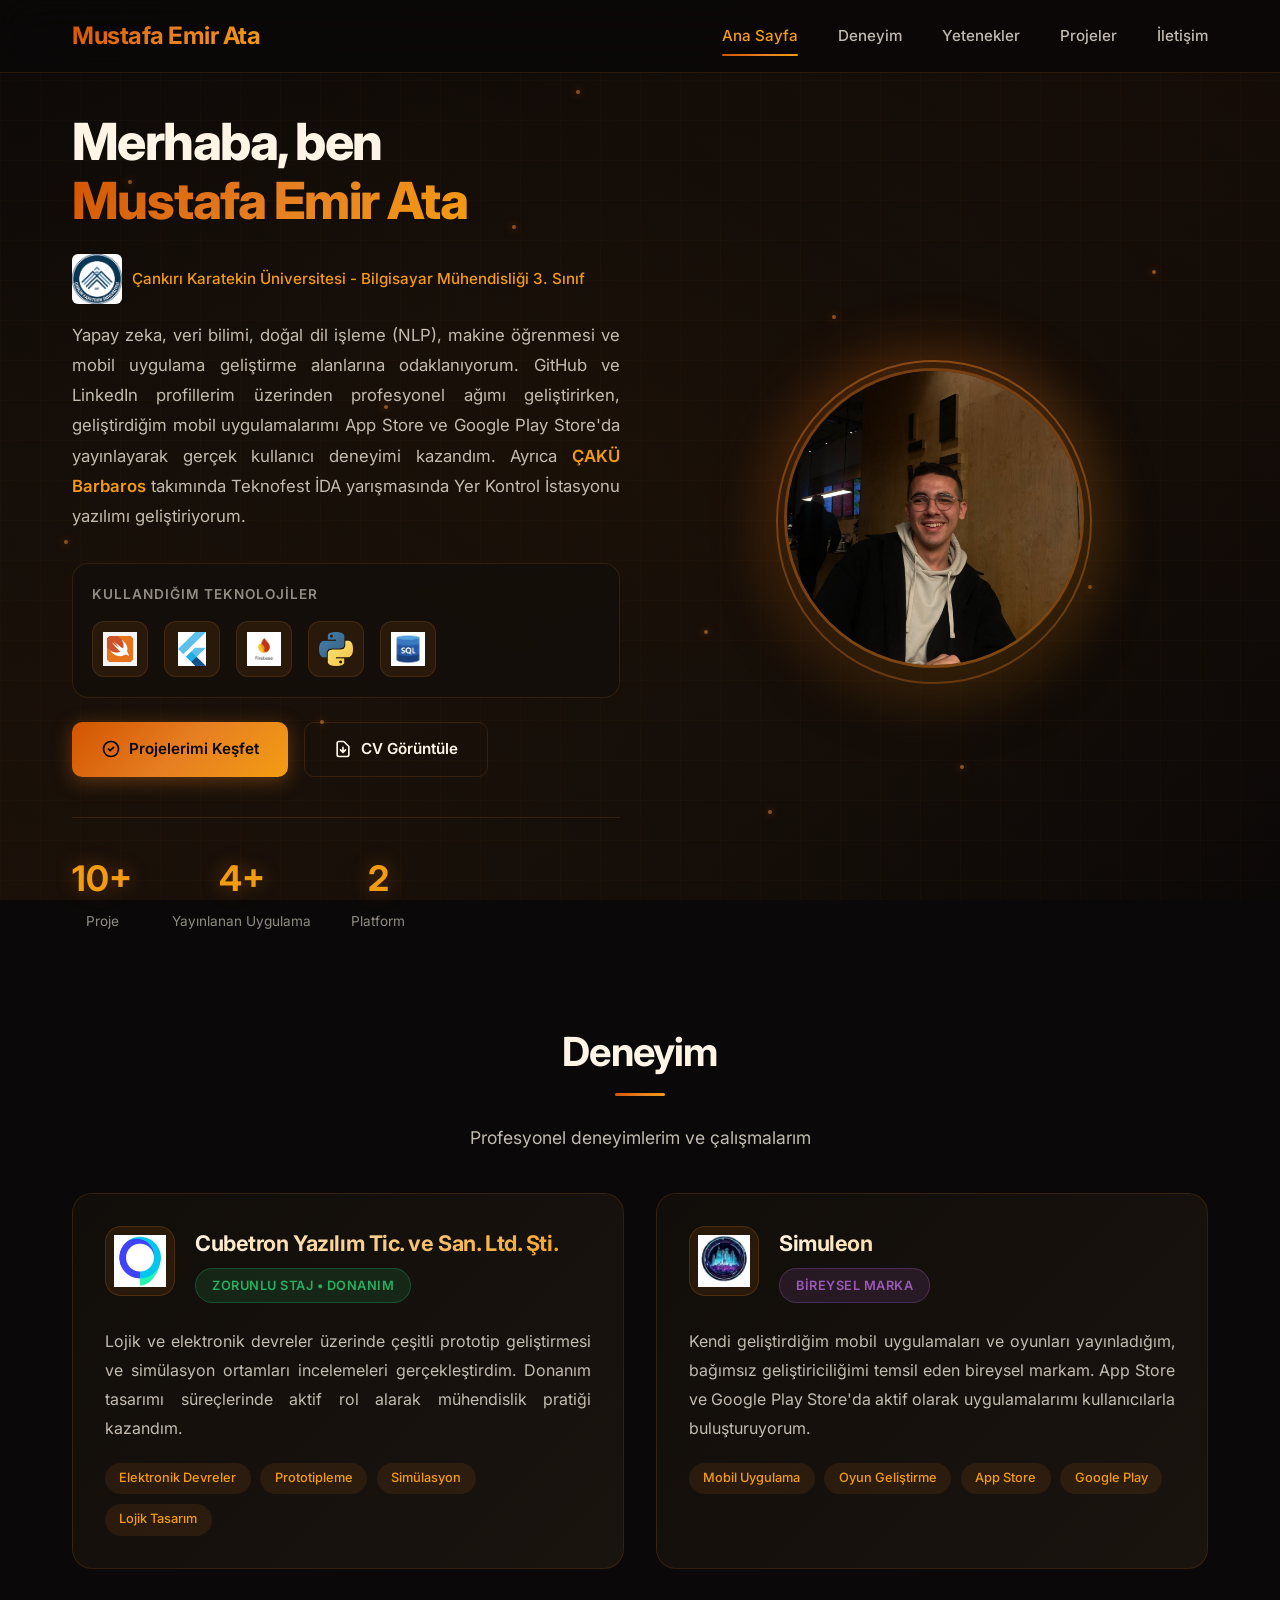
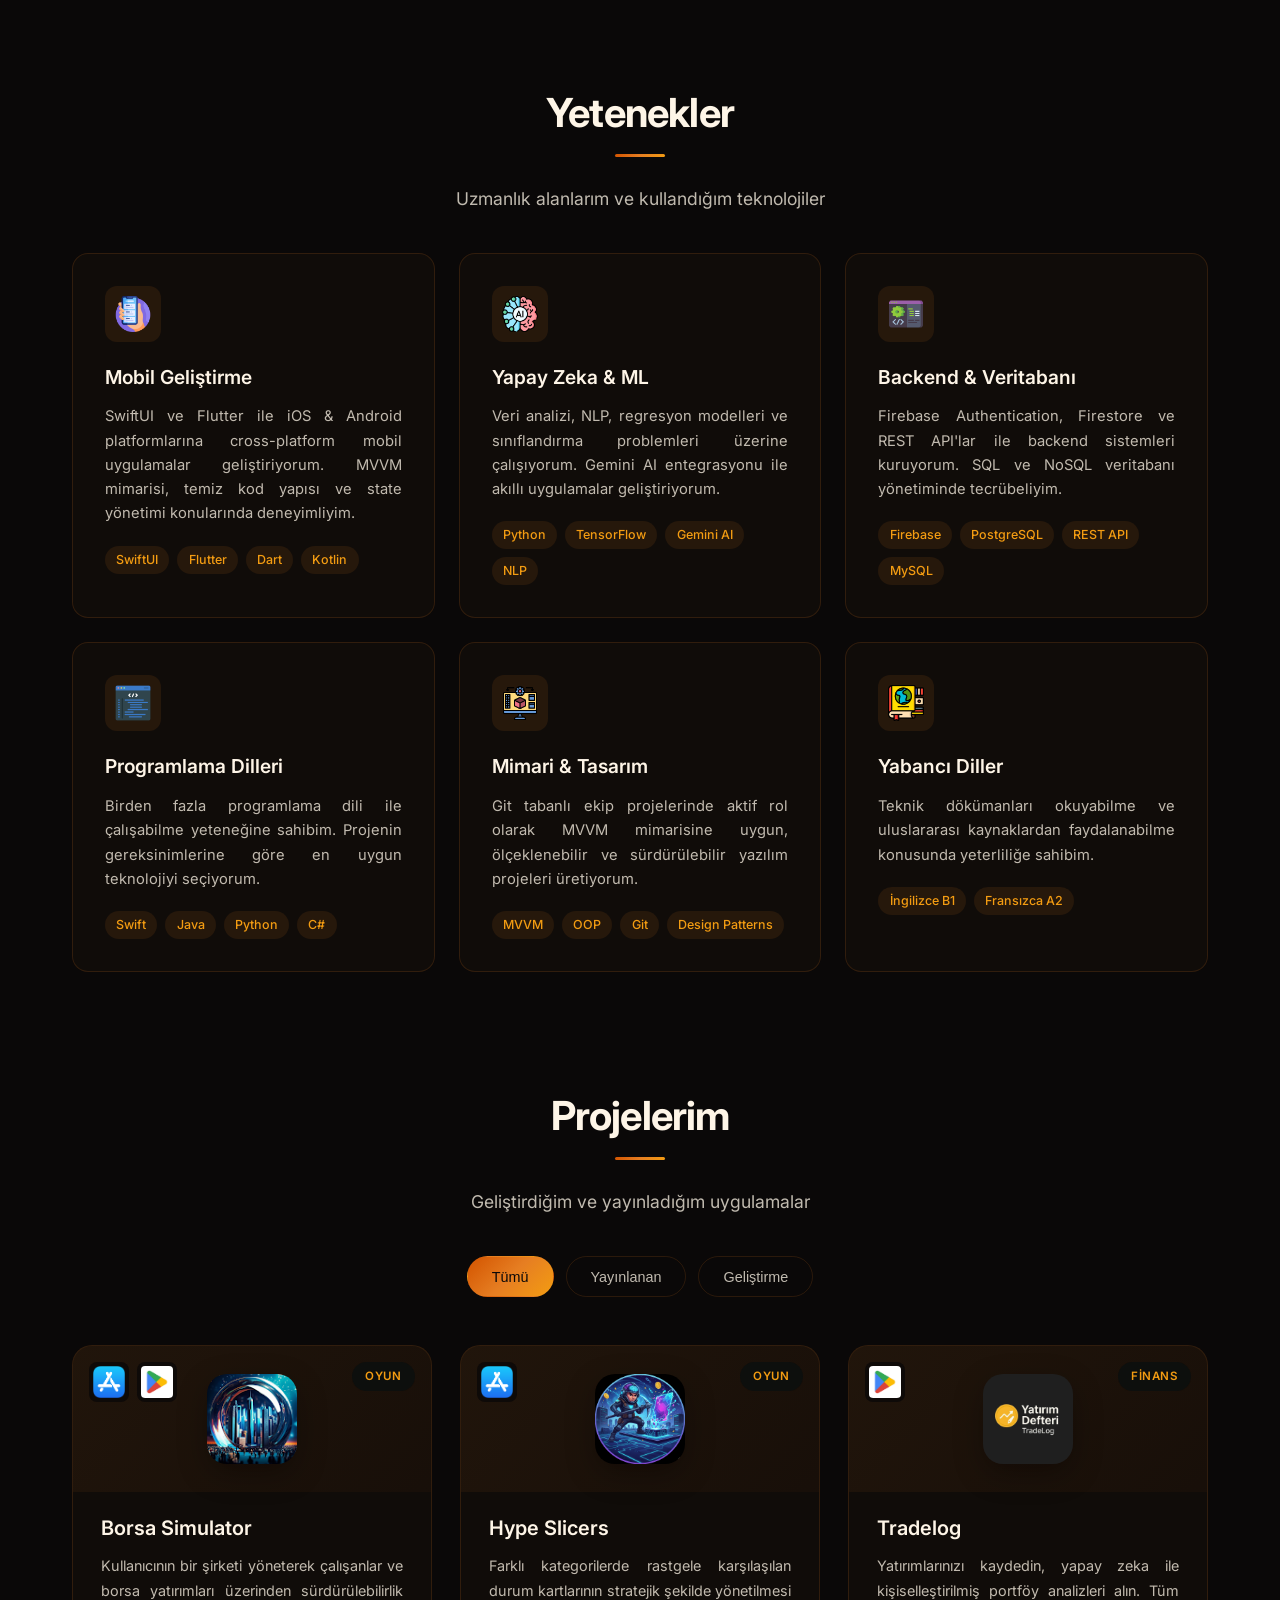
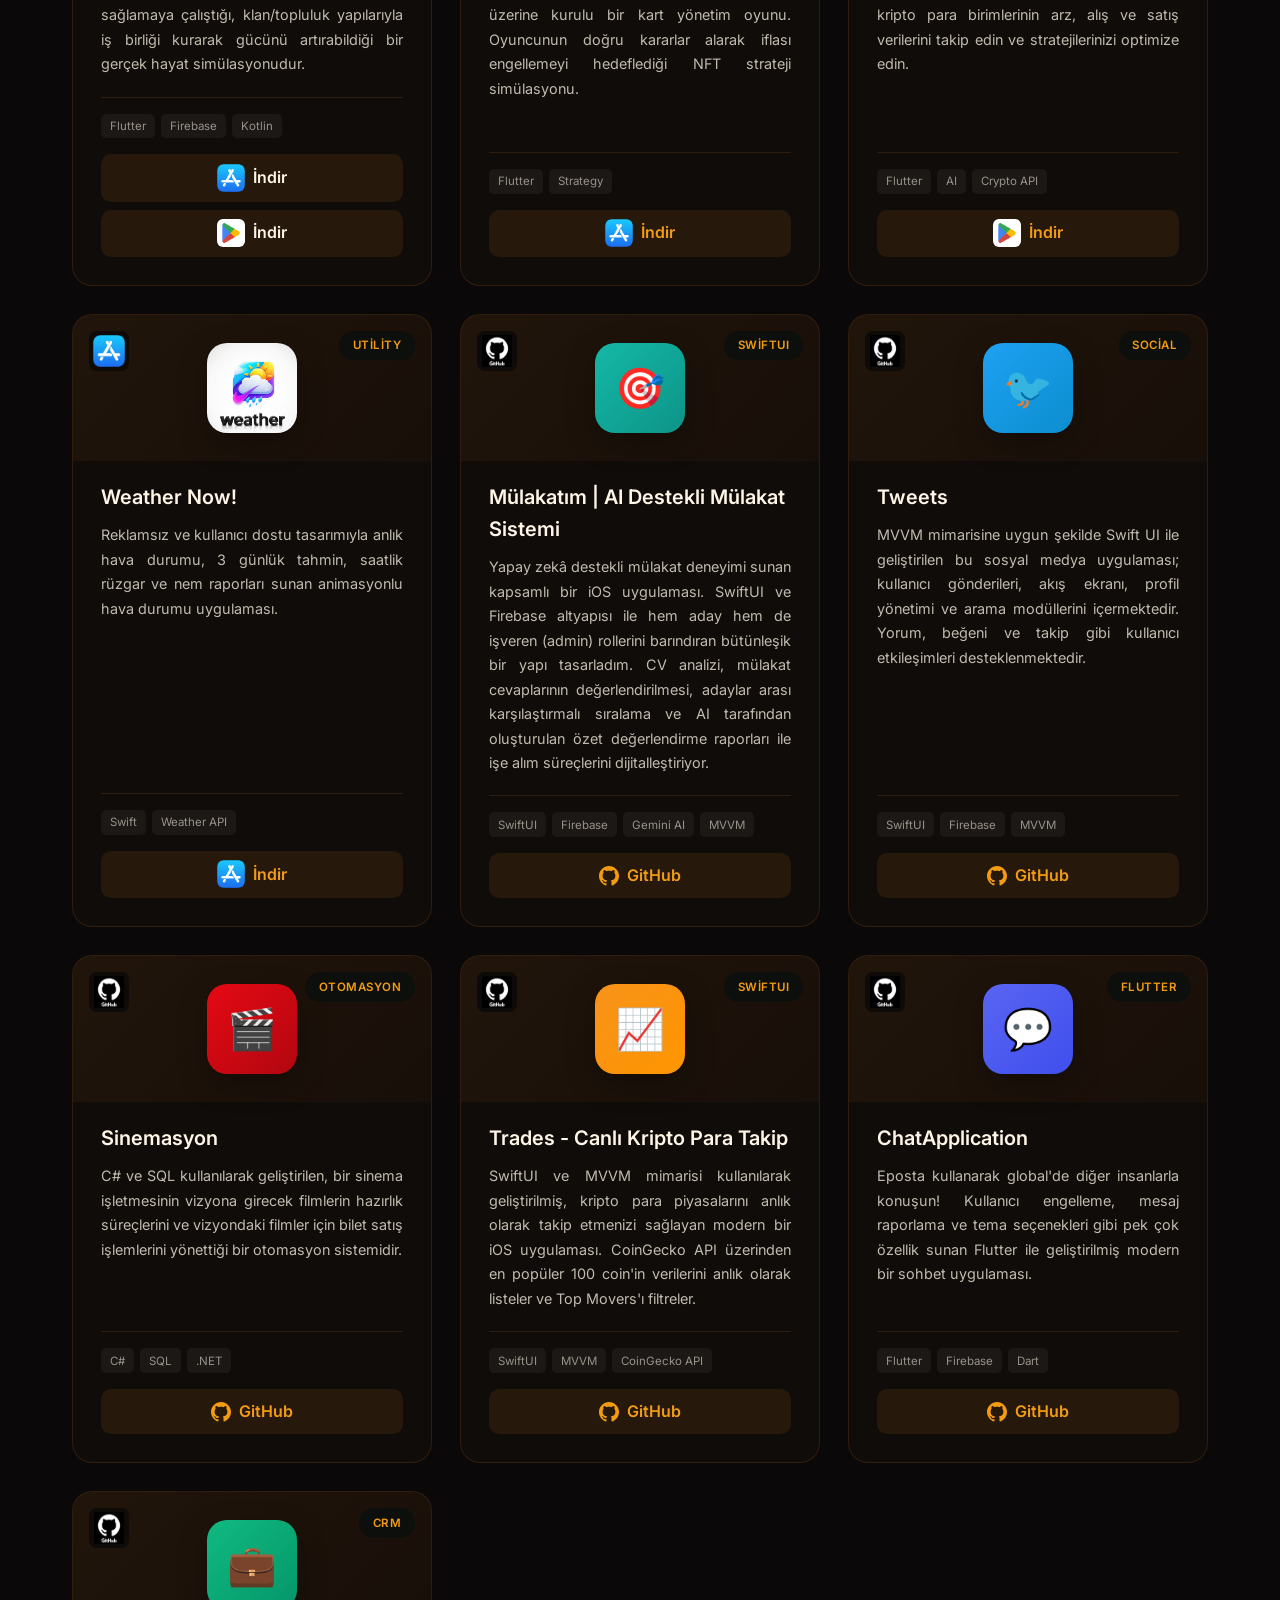
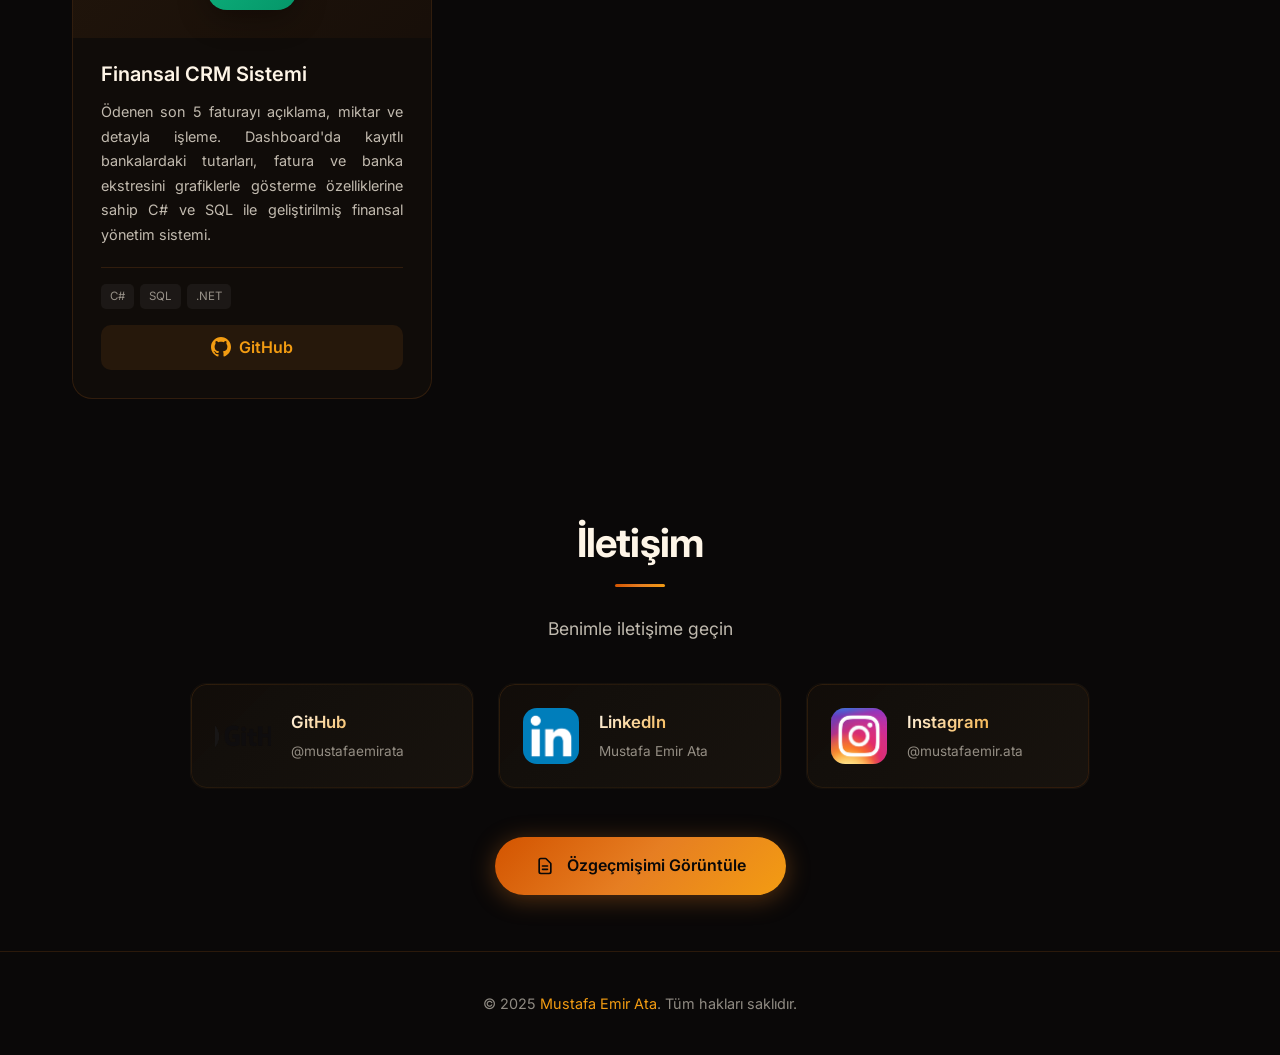
<file: index.html>
<!DOCTYPE html>
<html lang="tr">

<head>
    <meta charset="UTF-8">
    <meta name="viewport" content="width=device-width, initial-scale=1.0">
    <meta name="description"
        content="Mustafa Emir Ata - Bilgisayar Mühendisliği öğrencisi, Mobil Uygulama Geliştirici, SwiftUI & Flutter Developer">
    <meta name="keywords"
        content="Mustafa Emir Ata, Flutter Developer, SwiftUI Developer, iOS Developer, AI, Machine Learning, Teknofest">
    <meta name="author" content="Mustafa Emir Ata">
    <title>Mustafa Emir Ata | Mobile Developer</title>
    <link rel="icon" type="image/jpeg" href="assets/resimlerim/mustafaemirata.jpeg">
    <link rel="stylesheet" href="style.css">
    <link href="https://fonts.googleapis.com/css2?family=Inter:wght@300;400;500;600;700;800&display=swap"
        rel="stylesheet">
</head>

<body>
    <!-- Animated Background -->
    <div class="bg-animation"></div>

    <!-- Floating Particles -->
    <div class="particles">
        <div class="particle"></div>
        <div class="particle"></div>
        <div class="particle"></div>
        <div class="particle"></div>
        <div class="particle"></div>
        <div class="particle"></div>
        <div class="particle"></div>
        <div class="particle"></div>
        <div class="particle"></div>
        <div class="particle"></div>
        <div class="particle"></div>
        <div class="particle"></div>
    </div>

    <!-- Navigation -->
    <nav class="navbar" id="navbar">
        <div class="nav-container">
            <div class="nav-logo">
                <h2>Mustafa Emir Ata</h2>
            </div>
            <div class="nav-menu" id="nav-menu">
                <a href="#home" class="nav-link active">Ana Sayfa</a>
                <a href="#experience" class="nav-link">Deneyim</a>
                <a href="#skills" class="nav-link">Yetenekler</a>
                <a href="#projects" class="nav-link">Projeler</a>
                <a href="#contact" class="nav-link">İletişim</a>
            </div>
            <div class="hamburger" id="hamburger">
                <span class="bar"></span>
                <span class="bar"></span>
                <span class="bar"></span>
            </div>
        </div>
    </nav>

    <!-- Main Content -->
    <main class="main-content">
        <!-- Hero Section -->
        <section id="home" class="section hero">
            <div class="container">
                <div class="hero-content">
                    <div class="hero-text">
                        <h1 class="hero-title">
                            Merhaba, ben<br>
                            <span class="hero-title-accent">Mustafa Emir Ata</span>
                        </h1>
                        <div class="university-info">
                            <img src="assets/resimlerim/karatekin_uni.png" alt="" class="uni-logo">
                            <span>Çankırı Karatekin Üniversitesi - Bilgisayar Mühendisliği 3. Sınıf</span>
                        </div>
                        <p class="hero-description">
                            Yapay zeka, veri bilimi, doğal dil işleme (NLP), makine öğrenmesi ve mobil uygulama
                            geliştirme alanlarına odaklanıyorum. GitHub ve LinkedIn profillerim üzerinden
                            profesyonel ağımı geliştirirken, geliştirdiğim mobil uygulamalarımı App Store ve
                            Google Play Store'da yayınlayarak gerçek kullanıcı deneyimi kazandım.
                            Ayrıca <a href="https://cakubarbaros.com" target="_blank" class="hero-teknofest-link">ÇAKÜ
                                Barbaros</a> takımında Teknofest İDA yarışmasında Yer Kontrol İstasyonu yazılımı
                            geliştiriyorum.
                        </p>

                        <!-- Tech Stack Icons -->
                        <div class="tech-stack-showcase">
                            <span class="tech-stack-label">Kullandığım Teknolojiler</span>
                            <div class="tech-icons-row">
                                <div class="tech-icon-item" title="SwiftUI">
                                    <img src="assets/iconlar/swiftui.png" alt="SwiftUI">
                                </div>
                                <div class="tech-icon-item" title="Flutter">
                                    <img src="assets/iconlar/flutter.png" alt="Flutter">
                                </div>
                                <div class="tech-icon-item" title="Firebase">
                                    <img src="assets/iconlar/firebase.png" alt="Firebase">
                                </div>
                                <div class="tech-icon-item" title="Python">
                                    <img src="assets/iconlar/python.png" alt="Python">
                                </div>
                                <div class="tech-icon-item" title="SQL">
                                    <img src="assets/iconlar/sql.jpg" alt="SQL">
                                </div>
                            </div>
                        </div>
                        <div class="hero-buttons">
                            <a href="#projects" class="btn btn-primary">
                                <svg width="20" height="20" fill="none" stroke="currentColor" viewBox="0 0 24 24">
                                    <path stroke-linecap="round" stroke-linejoin="round" stroke-width="2"
                                        d="M9 12l2 2 4-4m6 2a9 9 0 11-18 0 9 9 0 0118 0z" />
                                </svg>
                                Projelerimi Keşfet
                            </a>
                            <a href="assets/ozgecmis/Mustafa Emir Ata CV.pdf" target="_blank" class="btn btn-secondary">
                                <svg width="20" height="20" fill="none" stroke="currentColor" viewBox="0 0 24 24">
                                    <path stroke-linecap="round" stroke-linejoin="round" stroke-width="2"
                                        d="M12 10v6m0 0l-3-3m3 3l3-3m2 8H7a2 2 0 01-2-2V5a2 2 0 012-2h5.586a1 1 0 01.707.293l5.414 5.414a1 1 0 01.293.707V19a2 2 0 01-2 2z" />
                                </svg>
                                CV Görüntüle
                            </a>
                        </div>
                        <div class="profile-stats">
                            <div class="stat-item">
                                <div class="stat-number">10+</div>
                                <div class="stat-label">Proje</div>
                            </div>
                            <div class="stat-item">
                                <div class="stat-number">4+</div>
                                <div class="stat-label">Yayınlanan Uygulama</div>
                            </div>
                            <div class="stat-item">
                                <div class="stat-number">2</div>
                                <div class="stat-label">Platform</div>
                            </div>
                        </div>
                    </div>
                    <div class="hero-profile">
                        <div class="profile-image-wrapper">
                            <img src="assets/resimlerim/mustafaemirata.jpeg" alt="Mustafa Emir Ata"
                                class="profile-image">
                        </div>
                    </div>
                </div>
            </div>
        </section>

        <!-- Experience Section -->
        <section id="experience" class="section">
            <div class="container">
                <div class="section-header reveal">
                    <h2 class="section-title">Deneyim</h2>
                    <p class="section-subtitle">Profesyonel deneyimlerim ve çalışmalarım</p>
                </div>
                <div class="experience-grid">
                    <!-- Cubetron Staj -->
                    <div class="experience-card reveal">
                        <div class="experience-header">
                            <div class="experience-icon">
                                <img src="assets/iconlar/cubetron.png" alt="Cubetron">
                            </div>
                            <div class="experience-title-wrapper">
                                <h3 class="experience-title">Cubetron Yazılım Tic. ve San. Ltd. Şti.</h3>
                                <span class="experience-badge internship">Zorunlu Staj • Donanım</span>
                            </div>
                        </div>
                        <div class="experience-content">
                            <p class="experience-description">
                                Lojik ve elektronik devreler üzerinde çeşitli prototip geliştirmesi ve simülasyon
                                ortamları incelemeleri gerçekleştirdim. Donanım tasarımı süreçlerinde aktif rol alarak
                                mühendislik pratiği kazandım.
                            </p>
                            <div class="experience-tags">
                                <span class="experience-tag">Elektronik Devreler</span>
                                <span class="experience-tag">Prototipleme</span>
                                <span class="experience-tag">Simülasyon</span>
                                <span class="experience-tag">Lojik Tasarım</span>
                            </div>
                        </div>
                    </div>

                    <!-- Simuleon -->
                    <div class="experience-card reveal">
                        <div class="experience-header">
                            <div class="experience-icon">
                                <img src="assets/iconlar/simuleon.png" alt="Simuleon">
                            </div>
                            <div class="experience-title-wrapper">
                                <h3 class="experience-title">Simuleon</h3>
                                <span class="experience-badge personal">Bireysel Marka</span>
                            </div>
                        </div>
                        <div class="experience-content">
                            <p class="experience-description">
                                Kendi geliştirdiğim mobil uygulamaları ve oyunları yayınladığım, bağımsız
                                geliştiriciliğimi temsil eden bireysel markam. App Store ve Google Play Store'da aktif
                                olarak uygulamalarımı kullanıcılarla buluşturuyorum.
                            </p>
                            <div class="experience-tags">
                                <span class="experience-tag">Mobil Uygulama</span>
                                <span class="experience-tag">Oyun Geliştirme</span>
                                <span class="experience-tag">App Store</span>
                                <span class="experience-tag">Google Play</span>
                            </div>
                        </div>
                    </div>
                </div>
            </div>
        </section>

        <!-- Skills Section -->
        <section id="skills" class="section">
            <div class="container">
                <div class="section-header reveal">
                    <h2 class="section-title">Yetenekler</h2>
                    <p class="section-subtitle">Uzmanlık alanlarım ve kullandığım teknolojiler</p>
                </div>
                <div class="skills-grid">
                    <div class="skill-card reveal">
                        <div class="skill-icon"><img src="assets/iconlar/mobil-uygulama.png" alt="Mobil Geliştirme">
                        </div>
                        <h3 class="skill-title">Mobil Geliştirme</h3>
                        <p class="skill-description">
                            SwiftUI ve Flutter ile iOS & Android platformlarına cross-platform mobil uygulamalar
                            geliştiriyorum. MVVM mimarisi, temiz kod yapısı ve state yönetimi konularında deneyimliyim.
                        </p>
                        <div class="skill-tags">
                            <span class="skill-tag">SwiftUI</span>
                            <span class="skill-tag">Flutter</span>
                            <span class="skill-tag">Dart</span>
                            <span class="skill-tag">Kotlin</span>
                        </div>
                    </div>
                    <div class="skill-card reveal">
                        <div class="skill-icon"><img src="assets/iconlar/ai.png" alt="Yapay Zeka"></div>
                        <h3 class="skill-title">Yapay Zeka & ML</h3>
                        <p class="skill-description">
                            Veri analizi, NLP, regresyon modelleri ve sınıflandırma problemleri üzerine çalışıyorum.
                            Gemini AI entegrasyonu ile akıllı uygulamalar geliştiriyorum.
                        </p>
                        <div class="skill-tags">
                            <span class="skill-tag">Python</span>
                            <span class="skill-tag">TensorFlow</span>
                            <span class="skill-tag">Gemini AI</span>
                            <span class="skill-tag">NLP</span>
                        </div>
                    </div>
                    <div class="skill-card reveal">
                        <div class="skill-icon"><img src="assets/iconlar/backend.png" alt="Backend"></div>
                        <h3 class="skill-title">Backend & Veritabanı</h3>
                        <p class="skill-description">
                            Firebase Authentication, Firestore ve REST API'lar ile backend sistemleri kuruyorum.
                            SQL ve NoSQL veritabanı yönetiminde tecrübeliyim.
                        </p>
                        <div class="skill-tags">
                            <span class="skill-tag">Firebase</span>
                            <span class="skill-tag">PostgreSQL</span>
                            <span class="skill-tag">REST API</span>
                            <span class="skill-tag">MySQL</span>
                        </div>
                    </div>
                    <div class="skill-card reveal">
                        <div class="skill-icon"><img src="assets/iconlar/programlama_dilleri.png"
                                alt="Programlama Dilleri"></div>
                        <h3 class="skill-title">Programlama Dilleri</h3>
                        <p class="skill-description">
                            Birden fazla programlama dili ile çalışabilme yeteneğine sahibim. Projenin
                            gereksinimlerine göre en uygun teknolojiyi seçiyorum.
                        </p>
                        <div class="skill-tags">
                            <span class="skill-tag">Swift</span>
                            <span class="skill-tag">Java</span>
                            <span class="skill-tag">Python</span>
                            <span class="skill-tag">C#</span>
                        </div>
                    </div>
                    <div class="skill-card reveal">
                        <div class="skill-icon"><img src="assets/iconlar/mimari_tasarim.png" alt="Mimari Tasarım"></div>
                        <h3 class="skill-title">Mimari & Tasarım</h3>
                        <p class="skill-description">
                            Git tabanlı ekip projelerinde aktif rol olarak MVVM mimarisine uygun, ölçeklenebilir
                            ve sürdürülebilir yazılım projeleri üretiyorum.
                        </p>
                        <div class="skill-tags">
                            <span class="skill-tag">MVVM</span>
                            <span class="skill-tag">OOP</span>
                            <span class="skill-tag">Git</span>
                            <span class="skill-tag">Design Patterns</span>
                        </div>
                    </div>
                    <div class="skill-card reveal">
                        <div class="skill-icon"><img src="assets/iconlar/languages.png" alt="Yabancı Diller"></div>
                        <h3 class="skill-title">Yabancı Diller</h3>
                        <p class="skill-description">
                            Teknik dökümanları okuyabilme ve uluslararası kaynaklardan faydalanabilme
                            konusunda yeterliliğe sahibim.
                        </p>
                        <div class="skill-tags">
                            <span class="skill-tag">İngilizce B1</span>
                            <span class="skill-tag">Fransızca A2</span>
                        </div>
                    </div>
                </div>
            </div>
        </section>

        <!-- Projects Section -->
        <section id="projects" class="section">
            <div class="container">
                <div class="section-header reveal">
                    <h2 class="section-title">Projelerim</h2>
                    <p class="section-subtitle">Geliştirdiğim ve yayınladığım uygulamalar</p>
                </div>

                <div class="projects-tabs reveal">
                    <button class="tab-btn active" data-tab="all">Tümü</button>
                    <button class="tab-btn" data-tab="published">Yayınlanan</button>
                    <button class="tab-btn" data-tab="development">Geliştirme</button>
                </div>

                <div class="projects-grid">
                    <!-- Mülakatım - Featured -->
                    <div class="project-card featured reveal" data-category="development">
                        <div class="project-image-container">
                            <div class="store-badges">
                                <img src="assets/iconlar/githubs.png" alt="GitHub" class="store-badge-icon">
                            </div>
                            <div class="project-image"
                                style="background: linear-gradient(135deg, #14b8a6, #0d9488); display: flex; align-items: center; justify-content: center; font-size: 2.5rem;">
                                🎯</div>
                            <span class="project-category">SwiftUI</span>
                        </div>
                        <div class="project-content">
                            <h3 class="project-title">Mülakatım | AI Destekli Mülakat Sistemi</h3>
                            <p class="project-description">
                                Yapay zekâ destekli mülakat deneyimi sunan kapsamlı bir iOS uygulaması. SwiftUI ve
                                Firebase altyapısı
                                ile hem aday hem de işveren (admin) rollerini barındıran bütünleşik bir yapı tasarladım.
                                CV analizi, mülakat cevaplarının değerlendirilmesi, adaylar arası karşılaştırmalı
                                sıralama ve
                                AI tarafından oluşturulan özet değerlendirme raporları ile işe alım süreçlerini
                                dijitalleştiriyor.
                            </p>
                            <div class="project-footer">
                                <div class="project-tech">
                                    <span class="tech-badge">SwiftUI</span>
                                    <span class="tech-badge">Firebase</span>
                                    <span class="tech-badge">Gemini AI</span>
                                    <span class="tech-badge">MVVM</span>
                                </div>
                                <a href="https://github.com/mustafaemirata/mulakatim" target="_blank"
                                    class="github-link">
                                    <svg width="16" height="16" fill="currentColor" viewBox="0 0 24 24">
                                        <path
                                            d="M12 0c-6.626 0-12 5.373-12 12 0 5.302 3.438 9.8 8.207 11.387.599.111.793-.261.793-.577v-2.234c-3.338.726-4.033-1.416-4.033-1.416-.546-1.387-1.333-1.756-1.333-1.756-1.089-.745.083-.729.083-.729 1.205.084 1.839 1.237 1.839 1.237 1.07 1.834 2.807 1.304 3.492.997.107-.775.418-1.305.762-1.604-2.665-.305-5.467-1.334-5.467-5.931 0-1.311.469-2.381 1.236-3.221-.124-.303-.535-1.524.117-3.176 0 0 1.008-.322 3.301 1.23.957-.266 1.983-.399 3.003-.404 1.02.005 2.047.138 3.006.404 2.291-1.552 3.297-1.23 3.297-1.23.653 1.653.242 2.874.118 3.176.77.84 1.235 1.911 1.235 3.221 0 4.609-2.807 5.624-5.479 5.921.43.372.823 1.102.823 2.222v3.293c0 .319.192.694.801.576 4.765-1.589 8.199-6.086 8.199-11.386 0-6.627-5.373-12-12-12z" />
                                    </svg>
                                    GitHub
                                </a>
                            </div>
                        </div>
                    </div>

                    <!-- Borsa Simulator -->
                    <div class="project-card reveal" data-category="published">
                        <div class="project-image-container">
                            <img src="assets/uygulamaresimleri/borsasimulator.png" alt="Borsa Simulator"
                                class="project-image">
                            <span class="project-category">Oyun</span>
                            <div class="store-badges">
                                <img src="assets/iconlar/appstore.png" alt="App Store" class="store-badge-icon">
                                <img src="assets/iconlar/googleplaystore.png" alt="Google Play"
                                    class="store-badge-icon">
                            </div>
                        </div>
                        <div class="project-content">
                            <h3 class="project-title">Borsa Simulator</h3>
                            <p class="project-description">
                                Kullanıcının bir şirketi yöneterek çalışanlar ve borsa yatırımları üzerinden
                                sürdürülebilirlik
                                sağlamaya çalıştığı, klan/topluluk yapılarıyla iş birliği kurarak gücünü artırabildiği
                                bir
                                gerçek hayat simülasyonudur.
                            </p>
                            <div class="project-footer">
                                <div class="project-tech">
                                    <span class="tech-badge">Flutter</span>
                                    <span class="tech-badge">Firebase</span>
                                    <span class="tech-badge">Kotlin</span>
                                </div>
                                <div class="store-links">
                                    <a href="https://apps.apple.com/tr/app/borsa-simulator/id6755511135?l=tr"
                                        target="_blank" class="store-link">
                                        <img src="assets/iconlar/appstore.png" alt="App Store">
                                        İndir
                                    </a>
                                    <a href="https://play.google.com/store/apps/details?id=com.mustafaemirata.personelkaydet&hl=tr"
                                        target="_blank" class="store-link">
                                        <img src="assets/iconlar/googleplaystore.png" alt="Google Play">
                                        İndir
                                    </a>
                                </div>
                            </div>
                        </div>
                    </div>

                    <!-- Hype Slicer -->
                    <div class="project-card reveal" data-category="published">
                        <div class="project-image-container">
                            <img src="assets/uygulamaresimleri/hypeslicer.png" alt="Hype Slicer" class="project-image">
                            <span class="project-category">Oyun</span>
                            <div class="store-badges">
                                <img src="assets/iconlar/appstore.png" alt="App Store" class="store-badge-icon">
                            </div>
                        </div>
                        <div class="project-content">
                            <h3 class="project-title">Hype Slicers</h3>
                            <p class="project-description">
                                Farklı kategorilerde rastgele karşılaşılan durum kartlarının stratejik şekilde
                                yönetilmesi
                                üzerine kurulu bir kart yönetim oyunu. Oyuncunun doğru kararlar alarak iflası
                                engellemeyi
                                hedeflediği NFT strateji simülasyonu.
                            </p>
                            <div class="project-footer">
                                <div class="project-tech">
                                    <span class="tech-badge">Flutter</span>
                                    <span class="tech-badge">Strategy</span>
                                </div>
                                <a href="https://apps.apple.com/tr/app/hype-slicers/id6753694400?l=tr" target="_blank"
                                    class="download-text-link">
                                    <img src="assets/iconlar/appstore.png" alt="App Store">
                                    İndir
                                </a>
                            </div>
                        </div>
                    </div>

                    <!-- Tradelog -->
                    <div class="project-card reveal" data-category="published">
                        <div class="project-image-container">
                            <img src="assets/uygulamaresimleri/tradelog.jpg" alt="Tradelog" class="project-image">
                            <span class="project-category">Finans</span>
                            <div class="store-badges">
                                <img src="assets/iconlar/googleplaystore.png" alt="Google Play"
                                    class="store-badge-icon">
                            </div>
                        </div>
                        <div class="project-content">
                            <h3 class="project-title">Tradelog</h3>
                            <p class="project-description">
                                Yatırımlarınızı kaydedin, yapay zeka ile kişiselleştirilmiş portföy analizleri alın.
                                Tüm kripto para birimlerinin arz, alış ve satış verilerini takip edin ve
                                stratejilerinizi optimize edin.
                            </p>
                            <div class="project-footer">
                                <div class="project-tech">
                                    <span class="tech-badge">Flutter</span>
                                    <span class="tech-badge">AI</span>
                                    <span class="tech-badge">Crypto API</span>
                                </div>
                                <a href="https://play.google.com/store/apps/details?id=com.tradelog&hl=tr"
                                    target="_blank" class="download-text-link">
                                    <img src="assets/iconlar/googleplaystore.png" alt="Google Play">
                                    İndir
                                </a>
                            </div>
                        </div>
                    </div>

                    <!-- Weather Now! -->
                    <div class="project-card reveal" data-category="published">
                        <div class="project-image-container">
                            <img src="assets/uygulamaresimleri/resim.png" alt="Weather Now!" class="project-image">
                            <span class="project-category">Utility</span>
                            <div class="store-badges">
                                <img src="assets/iconlar/appstore.png" alt="App Store" class="store-badge-icon">
                            </div>
                        </div>
                        <div class="project-content">
                            <h3 class="project-title">Weather Now!</h3>
                            <p class="project-description">
                                Reklamsız ve kullanıcı dostu tasarımıyla anlık hava durumu, 3 günlük tahmin,
                                saatlik rüzgar ve nem raporları sunan animasyonlu hava durumu uygulaması.
                            </p>
                            <div class="project-footer">
                                <div class="project-tech">
                                    <span class="tech-badge">Swift</span>
                                    <span class="tech-badge">Weather API</span>
                                </div>
                                <a href="https://apps.apple.com/tr/app/weather-now/id6751362696?l=tr" target="_blank"
                                    class="download-text-link">
                                    <img src="assets/iconlar/appstore.png" alt="App Store">
                                    İndir
                                </a>
                            </div>
                        </div>
                    </div>

                    <!-- Tweets -->
                    <div class="project-card reveal" data-category="development">
                        <div class="project-image-container">
                            <div class="store-badges">
                                <img src="assets/iconlar/githubs.png" alt="GitHub" class="store-badge-icon">
                            </div>
                            <div class="project-image"
                                style="background: linear-gradient(135deg, #1da1f2, #0d8ecf); display: flex; align-items: center; justify-content: center; font-size: 2.5rem;">
                                🐦</div>
                            <span class="project-category">Social</span>
                        </div>
                        <div class="project-content">
                            <h3 class="project-title">Tweets</h3>
                            <p class="project-description">
                                MVVM mimarisine uygun şekilde Swift UI ile geliştirilen bu sosyal medya uygulaması;
                                kullanıcı gönderileri, akış ekranı, profil yönetimi ve arama modüllerini içermektedir.
                                Yorum, beğeni ve takip gibi kullanıcı etkileşimleri desteklenmektedir.
                            </p>
                            <div class="project-footer">
                                <div class="project-tech">
                                    <span class="tech-badge">SwiftUI</span>
                                    <span class="tech-badge">Firebase</span>
                                    <span class="tech-badge">MVVM</span>
                                </div>
                                <a href="https://github.com/mustafaemirata" target="_blank" class="github-link">
                                    <svg width="16" height="16" fill="currentColor" viewBox="0 0 24 24">
                                        <path
                                            d="M12 0c-6.626 0-12 5.373-12 12 0 5.302 3.438 9.8 8.207 11.387.599.111.793-.261.793-.577v-2.234c-3.338.726-4.033-1.416-4.033-1.416-.546-1.387-1.333-1.756-1.333-1.756-1.089-.745.083-.729.083-.729 1.205.084 1.839 1.237 1.839 1.237 1.07 1.834 2.807 1.304 3.492.997.107-.775.418-1.305.762-1.604-2.665-.305-5.467-1.334-5.467-5.931 0-1.311.469-2.381 1.236-3.221-.124-.303-.535-1.524.117-3.176 0 0 1.008-.322 3.301 1.23.957-.266 1.983-.399 3.003-.404 1.02.005 2.047.138 3.006.404 2.291-1.552 3.297-1.23 3.297-1.23.653 1.653.242 2.874.118 3.176.77.84 1.235 1.911 1.235 3.221 0 4.609-2.807 5.624-5.479 5.921.43.372.823 1.102.823 2.222v3.293c0 .319.192.694.801.576 4.765-1.589 8.199-6.086 8.199-11.386 0-6.627-5.373-12-12-12z" />
                                    </svg>
                                    GitHub
                                </a>
                            </div>
                        </div>
                    </div>

                    <!-- Sinemasyon -->
                    <div class="project-card reveal" data-category="development">
                        <div class="project-image-container">
                            <div class="store-badges">
                                <img src="assets/iconlar/githubs.png" alt="GitHub" class="store-badge-icon">
                            </div>
                            <div class="project-image"
                                style="background: linear-gradient(135deg, #e50914, #b20710); display: flex; align-items: center; justify-content: center; font-size: 2.5rem;">
                                🎬</div>
                            <span class="project-category">Otomasyon</span>
                        </div>
                        <div class="project-content">
                            <h3 class="project-title">Sinemasyon</h3>
                            <p class="project-description">
                                C# ve SQL kullanılarak geliştirilen, bir sinema işletmesinin vizyona girecek filmlerin
                                hazırlık süreçlerini ve vizyondaki filmler için bilet satış işlemlerini yönettiği
                                bir otomasyon sistemidir.
                            </p>
                            <div class="project-footer">
                                <div class="project-tech">
                                    <span class="tech-badge">C#</span>
                                    <span class="tech-badge">SQL</span>
                                    <span class="tech-badge">.NET</span>
                                </div>
                                <a href="https://github.com/mustafaemirata" target="_blank" class="github-link">
                                    <svg width="16" height="16" fill="currentColor" viewBox="0 0 24 24">
                                        <path
                                            d="M12 0c-6.626 0-12 5.373-12 12 0 5.302 3.438 9.8 8.207 11.387.599.111.793-.261.793-.577v-2.234c-3.338.726-4.033-1.416-4.033-1.416-.546-1.387-1.333-1.756-1.333-1.756-1.089-.745.083-.729.083-.729 1.205.084 1.839 1.237 1.839 1.237 1.07 1.834 2.807 1.304 3.492.997.107-.775.418-1.305.762-1.604-2.665-.305-5.467-1.334-5.467-5.931 0-1.311.469-2.381 1.236-3.221-.124-.303-.535-1.524.117-3.176 0 0 1.008-.322 3.301 1.23.957-.266 1.983-.399 3.003-.404 1.02.005 2.047.138 3.006.404 2.291-1.552 3.297-1.23 3.297-1.23.653 1.653.242 2.874.118 3.176.77.84 1.235 1.911 1.235 3.221 0 4.609-2.807 5.624-5.479 5.921.43.372.823 1.102.823 2.222v3.293c0 .319.192.694.801.576 4.765-1.589 8.199-6.086 8.199-11.386 0-6.627-5.373-12-12-12z" />
                                    </svg>
                                    GitHub
                                </a>
                            </div>
                        </div>
                    </div>

                    <!-- Trades -->
                    <div class="project-card reveal" data-category="development">
                        <div class="project-image-container">
                            <div class="store-badges">
                                <img src="assets/iconlar/githubs.png" alt="GitHub" class="store-badge-icon">
                            </div>
                            <div class="project-image"
                                style="background: linear-gradient(135deg, #f7931a, #ff9500); display: flex; align-items: center; justify-content: center; font-size: 2.5rem;">
                                📈</div>
                            <span class="project-category">SwiftUI</span>
                        </div>
                        <div class="project-content">
                            <h3 class="project-title">Trades - Canlı Kripto Para Takip</h3>
                            <p class="project-description">
                                SwiftUI ve MVVM mimarisi kullanılarak geliştirilmiş, kripto para piyasalarını anlık
                                olarak takip etmenizi sağlayan modern bir iOS uygulaması. CoinGecko API üzerinden
                                en popüler 100 coin'in verilerini anlık olarak listeler ve Top Movers'ı filtreler.
                            </p>
                            <div class="project-footer">
                                <div class="project-tech">
                                    <span class="tech-badge">SwiftUI</span>
                                    <span class="tech-badge">MVVM</span>
                                    <span class="tech-badge">CoinGecko API</span>
                                </div>
                                <a href="https://github.com/mustafaemirata/Trades" target="_blank" class="github-link">
                                    <svg width="16" height="16" fill="currentColor" viewBox="0 0 24 24">
                                        <path
                                            d="M12 0c-6.626 0-12 5.373-12 12 0 5.302 3.438 9.8 8.207 11.387.599.111.793-.261.793-.577v-2.234c-3.338.726-4.033-1.416-4.033-1.416-.546-1.387-1.333-1.756-1.333-1.756-1.089-.745.083-.729.083-.729 1.205.084 1.839 1.237 1.839 1.237 1.07 1.834 2.807 1.304 3.492.997.107-.775.418-1.305.762-1.604-2.665-.305-5.467-1.334-5.467-5.931 0-1.311.469-2.381 1.236-3.221-.124-.303-.535-1.524.117-3.176 0 0 1.008-.322 3.301 1.23.957-.266 1.983-.399 3.003-.404 1.02.005 2.047.138 3.006.404 2.291-1.552 3.297-1.23 3.297-1.23.653 1.653.242 2.874.118 3.176.77.84 1.235 1.911 1.235 3.221 0 4.609-2.807 5.624-5.479 5.921.43.372.823 1.102.823 2.222v3.293c0 .319.192.694.801.576 4.765-1.589 8.199-6.086 8.199-11.386 0-6.627-5.373-12-12-12z" />
                                    </svg>
                                    GitHub
                                </a>
                            </div>
                        </div>
                    </div>

                    <!-- ChatApplication -->
                    <div class="project-card reveal" data-category="development">
                        <div class="project-image-container">
                            <div class="store-badges">
                                <img src="assets/iconlar/githubs.png" alt="GitHub" class="store-badge-icon">
                            </div>
                            <div class="project-image"
                                style="background: linear-gradient(135deg, #5865F2, #404eed); display: flex; align-items: center; justify-content: center; font-size: 2.5rem;">
                                💬</div>
                            <span class="project-category">Flutter</span>
                        </div>
                        <div class="project-content">
                            <h3 class="project-title">ChatApplication</h3>
                            <p class="project-description">
                                Eposta kullanarak global'de diğer insanlarla konuşun! Kullanıcı engelleme,
                                mesaj raporlama ve tema seçenekleri gibi pek çok özellik sunan Flutter
                                ile geliştirilmiş modern bir sohbet uygulaması.
                            </p>
                            <div class="project-footer">
                                <div class="project-tech">
                                    <span class="tech-badge">Flutter</span>
                                    <span class="tech-badge">Firebase</span>
                                    <span class="tech-badge">Dart</span>
                                </div>
                                <a href="https://github.com/mustafaemirata/ChatApplication" target="_blank"
                                    class="github-link">
                                    <svg width="16" height="16" fill="currentColor" viewBox="0 0 24 24">
                                        <path
                                            d="M12 0c-6.626 0-12 5.373-12 12 0 5.302 3.438 9.8 8.207 11.387.599.111.793-.261.793-.577v-2.234c-3.338.726-4.033-1.416-4.033-1.416-.546-1.387-1.333-1.756-1.333-1.756-1.089-.745.083-.729.083-.729 1.205.084 1.839 1.237 1.839 1.237 1.07 1.834 2.807 1.304 3.492.997.107-.775.418-1.305.762-1.604-2.665-.305-5.467-1.334-5.467-5.931 0-1.311.469-2.381 1.236-3.221-.124-.303-.535-1.524.117-3.176 0 0 1.008-.322 3.301 1.23.957-.266 1.983-.399 3.003-.404 1.02.005 2.047.138 3.006.404 2.291-1.552 3.297-1.23 3.297-1.23.653 1.653.242 2.874.118 3.176.77.84 1.235 1.911 1.235 3.221 0 4.609-2.807 5.624-5.479 5.921.43.372.823 1.102.823 2.222v3.293c0 .319.192.694.801.576 4.765-1.589 8.199-6.086 8.199-11.386 0-6.627-5.373-12-12-12z" />
                                    </svg>
                                    GitHub
                                </a>
                            </div>
                        </div>
                    </div>

                    <!-- Finansal CRM Sistemi -->
                    <div class="project-card reveal" data-category="development">
                        <div class="project-image-container">
                            <div class="store-badges">
                                <img src="assets/iconlar/githubs.png" alt="GitHub" class="store-badge-icon">
                            </div>
                            <div class="project-image"
                                style="background: linear-gradient(135deg, #10b981, #059669); display: flex; align-items: center; justify-content: center; font-size: 2.5rem;">
                                💼</div>
                            <span class="project-category">CRM</span>
                        </div>
                        <div class="project-content">
                            <h3 class="project-title">Finansal CRM Sistemi</h3>
                            <p class="project-description">
                                Ödenen son 5 faturayı açıklama, miktar ve detayla işleme. Dashboard'da kayıtlı
                                bankalardaki tutarları, fatura ve banka ekstresini grafiklerle gösterme
                                özelliklerine sahip C# ve SQL ile geliştirilmiş finansal yönetim sistemi.
                            </p>
                            <div class="project-footer">
                                <div class="project-tech">
                                    <span class="tech-badge">C#</span>
                                    <span class="tech-badge">SQL</span>
                                    <span class="tech-badge">.NET</span>
                                </div>
                                <a href="https://github.com/mustafaemirata/Finansal-CRM-Sistemi" target="_blank"
                                    class="github-link">
                                    <svg width="16" height="16" fill="currentColor" viewBox="0 0 24 24">
                                        <path
                                            d="M12 0c-6.626 0-12 5.373-12 12 0 5.302 3.438 9.8 8.207 11.387.599.111.793-.261.793-.577v-2.234c-3.338.726-4.033-1.416-4.033-1.416-.546-1.387-1.333-1.756-1.333-1.756-1.089-.745.083-.729.083-.729 1.205.084 1.839 1.237 1.839 1.237 1.07 1.834 2.807 1.304 3.492.997.107-.775.418-1.305.762-1.604-2.665-.305-5.467-1.334-5.467-5.931 0-1.311.469-2.381 1.236-3.221-.124-.303-.535-1.524.117-3.176 0 0 1.008-.322 3.301 1.23.957-.266 1.983-.399 3.003-.404 1.02.005 2.047.138 3.006.404 2.291-1.552 3.297-1.23 3.297-1.23.653 1.653.242 2.874.118 3.176.77.84 1.235 1.911 1.235 3.221 0 4.609-2.807 5.624-5.479 5.921.43.372.823 1.102.823 2.222v3.293c0 .319.192.694.801.576 4.765-1.589 8.199-6.086 8.199-11.386 0-6.627-5.373-12-12-12z" />
                                    </svg>
                                    GitHub
                                </a>
                            </div>
                        </div>
                    </div>
                </div>
            </div>
        </section>

        <!-- Contact Section -->
        <section id="contact" class="section">
            <div class="container">
                <div class="section-header reveal">
                    <h2 class="section-title">İletişim</h2>
                    <p class="section-subtitle">Benimle iletişime geçin</p>
                </div>

                <div class="contact-grid">
                    <a href="https://github.com/mustafaemirata" target="_blank" class="contact-card reveal">
                        <div class="contact-icon-wrapper">
                            <img src="assets/iconlar/github.png" alt="GitHub" class="contact-icon">
                        </div>
                        <div class="contact-info">
                            <h4>GitHub</h4>
                            <p>@mustafaemirata</p>
                        </div>
                    </a>
                    <a href="https://www.linkedin.com/in/mustafa-emir-ata-b956aa28b/" target="_blank"
                        class="contact-card reveal">
                        <div class="contact-icon-wrapper">
                            <img src="assets/iconlar/linkedin.png" alt="LinkedIn" class="contact-icon">
                        </div>
                        <div class="contact-info">
                            <h4>LinkedIn</h4>
                            <p>Mustafa Emir Ata</p>
                        </div>
                    </a>
                    <a href="https://www.instagram.com/mustafaemir.ata" target="_blank" class="contact-card reveal">
                        <div class="contact-icon-wrapper">
                            <img src="assets/iconlar/instagram.jpg" alt="Instagram" class="contact-icon">
                        </div>
                        <div class="contact-info">
                            <h4>Instagram</h4>
                            <p>@mustafaemir.ata</p>
                        </div>
                    </a>
                </div>

                <div class="cv-section reveal">
                    <a href="assets/ozgecmis/Mustafa Emir Ata CV.pdf" target="_blank" class="cv-btn">
                        <svg width="24" height="24" fill="none" stroke="currentColor" viewBox="0 0 24 24">
                            <path stroke-linecap="round" stroke-linejoin="round" stroke-width="2"
                                d="M9 12h6m-6 4h6m2 5H7a2 2 0 01-2-2V5a2 2 0 012-2h5.586a1 1 0 01.707.293l5.414 5.414a1 1 0 01.293.707V19a2 2 0 01-2 2z" />
                        </svg>
                        Özgeçmişimi Görüntüle
                    </a>
                </div>
            </div>
        </section>
    </main>

    <!-- Footer -->
    <footer class="footer">
        <div class="container">
            <p class="footer-text">
                © 2025 <span>Mustafa Emir Ata</span>. Tüm hakları saklıdır.
            </p>
        </div>
    </footer>

    <script>
        // Mobile Menu Toggle
        const hamburger = document.getElementById('hamburger');
        const navMenu = document.getElementById('nav-menu');
        const navLinks = document.querySelectorAll('.nav-link');

        hamburger.addEventListener('click', () => {
            hamburger.classList.toggle('active');
            navMenu.classList.toggle('active');
            document.body.style.overflow = navMenu.classList.contains('active') ? 'hidden' : '';
        });

        navLinks.forEach(link => {
            link.addEventListener('click', () => {
                hamburger.classList.remove('active');
                navMenu.classList.remove('active');
                document.body.style.overflow = '';
            });
        });

        // Active Nav Link on Scroll
        const sections = document.querySelectorAll('section');
        const navbar = document.getElementById('navbar');

        window.addEventListener('scroll', () => {
            let current = '';
            sections.forEach(section => {
                const sectionTop = section.offsetTop;
                const sectionHeight = section.clientHeight;
                if (scrollY >= sectionTop - 200) {
                    current = section.getAttribute('id');
                }
            });

            navLinks.forEach(link => {
                link.classList.remove('active');
                if (link.getAttribute('href').slice(1) === current) {
                    link.classList.add('active');
                }
            });

            // Navbar scroll effect
            if (window.scrollY > 50) {
                navbar.classList.add('scrolled');
            } else {
                navbar.classList.remove('scrolled');
            }
        });

        // Smooth Scroll
        document.querySelectorAll('a[href^="#"]').forEach(anchor => {
            anchor.addEventListener('click', function (e) {
                e.preventDefault();
                const target = document.querySelector(this.getAttribute('href'));
                if (target) {
                    target.scrollIntoView({
                        behavior: 'smooth',
                        block: 'start'
                    });
                }
            });
        });

        // Reveal on Scroll Animation
        const revealElements = document.querySelectorAll('.reveal');

        const revealOnScroll = () => {
            revealElements.forEach(element => {
                const elementTop = element.getBoundingClientRect().top;
                const windowHeight = window.innerHeight;

                if (elementTop < windowHeight - 80) {
                    element.classList.add('active');
                }
            });
        };

        window.addEventListener('scroll', revealOnScroll);
        window.addEventListener('load', revealOnScroll);

        // Project Tabs
        const tabBtns = document.querySelectorAll('.tab-btn');
        const projectCards = document.querySelectorAll('.project-card');
        const projectsGrid = document.querySelector('.projects-grid');

        // Function to sort projects: published first, then development
        function sortProjects() {
            const cards = Array.from(projectCards);
            const publishedCards = cards.filter(card => card.dataset.category === 'published');
            const developmentCards = cards.filter(card => card.dataset.category === 'development');

            // Clear and re-append in order
            publishedCards.forEach(card => projectsGrid.appendChild(card));
            developmentCards.forEach(card => projectsGrid.appendChild(card));
        }

        // Initial sort
        sortProjects();

        tabBtns.forEach(btn => {
            btn.addEventListener('click', () => {
                tabBtns.forEach(b => b.classList.remove('active'));
                btn.classList.add('active');

                const tab = btn.dataset.tab;

                projectCards.forEach(card => {
                    card.style.transition = 'opacity 0.3s ease, transform 0.3s ease';

                    if (tab === 'all') {
                        card.style.display = 'block';
                        setTimeout(() => {
                            card.style.opacity = '1';
                            card.style.transform = 'translateY(0)';
                        }, 10);
                    } else if (card.dataset.category === tab) {
                        card.style.display = 'block';
                        setTimeout(() => {
                            card.style.opacity = '1';
                            card.style.transform = 'translateY(0)';
                        }, 10);
                    } else {
                        card.style.opacity = '0';
                        card.style.transform = 'translateY(10px)';
                        setTimeout(() => card.style.display = 'none', 300);
                    }
                });
            });
        });

        // Initial reveal
        setTimeout(revealOnScroll, 100);
    </script>
</body>

</html>
</file>
<file: style.css>
/* ===================================
   Modern Dark Portfolio - Refreshing Design
   =================================== */

/* CSS Custom Properties - Amber/Orange Theme */
:root {
    --bg-primary: #0a0808;
    --bg-secondary: #12100e;
    --bg-card: rgba(18, 14, 10, 0.85);
    --bg-card-hover: rgba(28, 22, 16, 0.95);
    --accent-primary: #e67e22;
    --accent-secondary: #d35400;
    --accent-light: #f39c12;
    --accent-gradient: linear-gradient(135deg, #d35400 0%, #e67e22 50%, #f39c12 100%);
    --text-primary: #fef5e7;
    --text-secondary: rgba(254, 245, 231, 0.75);
    --text-muted: rgba(254, 245, 231, 0.55);
    --border-color: rgba(230, 126, 34, 0.15);
    --glow-color: rgba(230, 126, 34, 0.35);
    --success: #27ae60;
    --warning: #f39c12;
    --font-main: 'Inter', -apple-system, BlinkMacSystemFont, 'Segoe UI', sans-serif;
}

/* Reset and Base */
*,
*::before,
*::after {
    margin: 0;
    padding: 0;
    box-sizing: border-box;
}

html {
    scroll-behavior: smooth;
    font-size: 16px;
}

body {
    font-family: var(--font-main);
    background: var(--bg-primary);
    color: var(--text-primary);
    min-height: 100vh;
    overflow-x: hidden;
    line-height: 1.6;
}

/* Animated Background */
.bg-animation {
    position: fixed;
    top: 0;
    left: 0;
    width: 100%;
    height: 100%;
    z-index: -1;
    overflow: hidden;
}

.bg-animation::before {
    content: '';
    position: absolute;
    top: -50%;
    left: -50%;
    width: 200%;
    height: 200%;
    background:
        radial-gradient(ellipse at 20% 80%, rgba(230, 126, 34, 0.08) 0%, transparent 50%),
        radial-gradient(ellipse at 80% 20%, rgba(211, 84, 0, 0.06) 0%, transparent 50%),
        radial-gradient(ellipse at 50% 50%, rgba(243, 156, 18, 0.04) 0%, transparent 60%);
    animation: bgFloat 25s ease-in-out infinite alternate;
}

@keyframes bgFloat {
    0% {
        transform: translate(0, 0) scale(1);
    }

    50% {
        transform: translate(-3%, -3%) scale(1.02);
    }

    100% {
        transform: translate(-5%, 0) scale(1);
    }
}

/* Grid Pattern Overlay */
.bg-animation::after {
    content: '';
    position: absolute;
    top: 0;
    left: 0;
    width: 100%;
    height: 100%;
    background-image:
        linear-gradient(rgba(230, 126, 34, 0.03) 1px, transparent 1px),
        linear-gradient(90deg, rgba(230, 126, 34, 0.03) 1px, transparent 1px);
    background-size: 40px 40px;
    opacity: 0.8;
}

/* Floating Particles */
.particles {
    position: fixed;
    top: 0;
    left: 0;
    width: 100%;
    height: 100%;
    pointer-events: none;
    z-index: -1;
}

.particle {
    position: absolute;
    width: 4px;
    height: 4px;
    background: var(--accent-primary);
    border-radius: 50%;
    opacity: 0.6;
    animation: particleFloat 15s infinite;
    box-shadow: 0 0 10px var(--accent-primary);
}

.particle:nth-child(1) {
    left: 10%;
    top: 20%;
    animation-delay: 0s;
}

.particle:nth-child(2) {
    left: 25%;
    top: 80%;
    animation-delay: -4s;
}

.particle:nth-child(3) {
    left: 65%;
    top: 35%;
    animation-delay: -8s;
}

.particle:nth-child(4) {
    left: 85%;
    top: 65%;
    animation-delay: -12s;
}

.particle:nth-child(5) {
    left: 45%;
    top: 10%;
    animation-delay: -6s;
}

.particle:nth-child(6) {
    left: 75%;
    top: 85%;
    animation-delay: -10s;
}

.particle:nth-child(7) {
    left: 30%;
    top: 45%;
    animation-delay: -2s;
}

.particle:nth-child(8) {
    left: 55%;
    top: 70%;
    animation-delay: -7s;
}

.particle:nth-child(9) {
    left: 90%;
    top: 30%;
    animation-delay: -5s;
}

.particle:nth-child(10) {
    left: 5%;
    top: 60%;
    animation-delay: -9s;
}

.particle:nth-child(11) {
    left: 40%;
    top: 25%;
    animation-delay: -11s;
}

.particle:nth-child(12) {
    left: 60%;
    top: 90%;
    animation-delay: -3s;
}

@keyframes particleFloat {

    0%,
    100% {
        transform: translate(0, 0) scale(1);
        opacity: 0.5;
    }

    25% {
        transform: translate(80px, -60px) scale(1.5);
        opacity: 0.8;
    }

    50% {
        transform: translate(-40px, -120px) scale(0.8);
        opacity: 0.4;
    }

    75% {
        transform: translate(60px, -180px) scale(1.2);
        opacity: 0.7;
    }
}

/* Navigation */
.navbar {
    position: fixed;
    top: 0;
    width: 100%;
    z-index: 1000;
    padding: 1rem 0;
    background: rgba(10, 8, 8, 0.85);
    backdrop-filter: blur(20px);
    -webkit-backdrop-filter: blur(20px);
    border-bottom: 1px solid var(--border-color);
    transition: all 0.4s ease;
}

.navbar.scrolled {
    padding: 0.7rem 0;
    background: rgba(10, 8, 8, 0.95);
    box-shadow: 0 4px 30px rgba(0, 0, 0, 0.3);
}

.nav-container {
    max-width: 1200px;
    margin: 0 auto;
    padding: 0 2rem;
    display: flex;
    justify-content: space-between;
    align-items: center;
}

.nav-logo h2 {
    font-size: 1.5rem;
    font-weight: 700;
    background: var(--accent-gradient);
    -webkit-background-clip: text;
    -webkit-text-fill-color: transparent;
    background-clip: text;
    letter-spacing: -0.02em;
}

.nav-menu {
    display: flex;
    gap: 2.5rem;
}

.nav-link {
    color: var(--text-secondary);
    text-decoration: none;
    font-weight: 500;
    font-size: 0.95rem;
    position: relative;
    padding: 0.5rem 0;
    transition: color 0.3s ease;
}

.nav-link:hover,
.nav-link.active {
    color: var(--accent-light);
}

.nav-link::after {
    content: '';
    position: absolute;
    bottom: 0;
    left: 0;
    width: 0;
    height: 2px;
    background: var(--accent-gradient);
    transition: width 0.3s ease;
    border-radius: 1px;
}

.nav-link:hover::after,
.nav-link.active::after {
    width: 100%;
}

/* Hamburger Menu */
.hamburger {
    display: none;
    flex-direction: column;
    cursor: pointer;
    gap: 5px;
    padding: 0.5rem;
    z-index: 1001;
}

.bar {
    width: 26px;
    height: 3px;
    background: var(--text-primary);
    border-radius: 3px;
    transition: all 0.3s ease;
}

.hamburger.active .bar:nth-child(1) {
    transform: rotate(45deg) translate(6px, 6px);
}

.hamburger.active .bar:nth-child(2) {
    opacity: 0;
    transform: translateX(-20px);
}

.hamburger.active .bar:nth-child(3) {
    transform: rotate(-45deg) translate(6px, -6px);
}

/* Main Content */
.main-content {
    padding-top: 80px;
}

.container {
    max-width: 1200px;
    margin: 0 auto;
    padding: 0 2rem;
}

.section {
    padding: 3.5rem 0;
    position: relative;
}

.section-header {
    text-align: center;
    margin-bottom: 2.5rem;
}

.section-title {
    font-size: 2.5rem;
    font-weight: 700;
    margin-bottom: 1rem;
    position: relative;
    display: inline-block;
    letter-spacing: -0.02em;
}

.section-title::after {
    content: '';
    position: absolute;
    bottom: -12px;
    left: 50%;
    transform: translateX(-50%);
    width: 50px;
    height: 3px;
    background: var(--accent-gradient);
    border-radius: 2px;
    animation: underlineGlow 2s ease-in-out infinite;
}

@keyframes underlineGlow {

    0%,
    100% {
        width: 50px;
        box-shadow: 0 0 10px rgba(230, 126, 34, 0.3);
    }

    50% {
        width: 70px;
        box-shadow: 0 0 20px rgba(230, 126, 34, 0.5);
    }
}

.section-subtitle {
    color: var(--text-secondary);
    font-size: 1.1rem;
    max-width: 600px;
    margin: 1.5rem auto 0;
}

/* Hero Section */
.hero {
    min-height: calc(100vh - 80px);
    display: flex;
    align-items: center;
    padding: 2rem 0;
}

.hero-content {
    display: grid;
    grid-template-columns: 1fr 1fr;
    gap: 2.5rem;
    align-items: center;
}

.hero-text {
    animation: fadeSlideIn 1s ease-out;
}

@keyframes fadeSlideIn {
    from {
        opacity: 0;
        transform: translateY(30px);
    }

    to {
        opacity: 1;
        transform: translateY(0);
    }
}

.hero-badge {
    display: inline-flex;
    align-items: center;
    gap: 0.6rem;
    background: rgba(230, 126, 34, 0.1);
    border: 1px solid rgba(230, 126, 34, 0.25);
    padding: 0.5rem 1.1rem;
    border-radius: 50px;
    font-size: 0.85rem;
    color: var(--accent-light);
    margin-bottom: 1.5rem;
    position: relative;
    overflow: hidden;
}

.hero-badge::after {
    content: '';
    position: absolute;
    top: 0;
    left: -100%;
    width: 100%;
    height: 100%;
    background: linear-gradient(90deg, transparent, rgba(243, 156, 18, 0.3), transparent);
    animation: badgeShine 3s infinite;
}

@keyframes badgeShine {
    0% {
        left: -100%;
    }

    50% {
        left: 100%;
    }

    100% {
        left: 100%;
    }
}

.hero-badge-dot {
    width: 8px;
    height: 8px;
    background: var(--success);
    border-radius: 50%;
    animation: pulse 2s ease-in-out infinite;
}

@keyframes pulse {

    0%,
    100% {
        opacity: 1;
        transform: scale(1);
    }

    50% {
        opacity: 0.6;
        transform: scale(0.9);
    }
}

.hero-title {
    font-size: 3.2rem;
    font-weight: 800;
    line-height: 1.15;
    margin-bottom: 1.5rem;
    letter-spacing: -0.03em;
}

.hero-title-accent {
    background: var(--accent-gradient);
    -webkit-background-clip: text;
    -webkit-text-fill-color: transparent;
    background-clip: text;
}

.hero-description {
    font-size: 1.05rem;
    color: var(--text-secondary);
    line-height: 1.8;
    margin-bottom: 2rem;
    text-align: justify;
}

.hero-teknofest-link {
    color: var(--accent-light);
    text-decoration: none;
    font-weight: 600;
    transition: all 0.3s ease;
    border-bottom: 1px solid transparent;
}

.hero-teknofest-link:hover {
    color: var(--text-primary);
    border-bottom-color: var(--accent-light);
}

/* University Info - Simple Inline Style */
.university-info {
    display: inline-flex;
    align-items: center;
    gap: 0.6rem;
    margin-bottom: 1rem;
    animation: fadeSlideIn 1s ease-out 0.3s both;
}

.uni-logo {
    width: 50px;
    height: 50px;
    border-radius: 6px;
    object-fit: contain;
}

.university-info span {
    font-size: 0.95rem;
    color: var(--accent-light);
    font-weight: 500;
}

/* Tech Stack Showcase */
.tech-stack-showcase {
    margin: 1.5rem 0;
    padding: 1.2rem;
    background: rgba(18, 14, 10, 0.6);
    border: 1px solid var(--border-color);
    border-radius: 16px;
    backdrop-filter: blur(10px);
    animation: fadeSlideIn 1s ease-out 0.5s both;
}

.tech-stack-label {
    display: block;
    font-size: 0.85rem;
    color: var(--text-muted);
    margin-bottom: 1rem;
    text-transform: uppercase;
    letter-spacing: 1px;
    font-weight: 600;
}

.tech-icons-row {
    display: flex;
    gap: 1rem;
    flex-wrap: wrap;
}

.tech-icon-item {
    width: 56px;
    height: 56px;
    background: rgba(230, 126, 34, 0.1);
    border: 1px solid rgba(230, 126, 34, 0.15);
    border-radius: 12px;
    display: flex;
    align-items: center;
    justify-content: center;
    padding: 10px;
    transition: all 0.3s ease;
    cursor: pointer;
    position: relative;
}

.tech-icon-item img {
    width: 100%;
    height: 100%;
    object-fit: contain;
    filter: grayscale(20%);
    transition: all 0.3s ease;
}

.tech-icon-item:hover {
    transform: translateY(-5px) scale(1.1);
    background: rgba(230, 126, 34, 0.2);
    border-color: var(--accent-primary);
    box-shadow: 0 10px 25px rgba(230, 126, 34, 0.25);
}

.tech-icon-item:hover img {
    filter: grayscale(0%);
}

/* Tech Icon Tooltip */
.tech-icon-item::after {
    content: attr(title);
    position: absolute;
    bottom: -30px;
    left: 50%;
    transform: translateX(-50%);
    background: var(--bg-card);
    color: var(--text-primary);
    padding: 4px 8px;
    border-radius: 6px;
    font-size: 0.7rem;
    white-space: nowrap;
    opacity: 0;
    visibility: hidden;
    transition: all 0.3s ease;
    border: 1px solid var(--border-color);
}

.tech-icon-item:hover::after {
    opacity: 1;
    visibility: visible;
    bottom: -35px;
}

.hero-buttons {
    display: flex;
    gap: 1rem;
    flex-wrap: wrap;
}

.btn {
    display: inline-flex;
    align-items: center;
    gap: 0.5rem;
    padding: 0.9rem 1.8rem;
    border-radius: 10px;
    font-weight: 600;
    font-size: 0.95rem;
    text-decoration: none;
    transition: all 0.3s ease;
    cursor: pointer;
    border: none;
}

.btn-primary {
    background: var(--accent-gradient);
    color: var(--bg-primary);
    box-shadow: 0 4px 20px var(--glow-color);
}

.btn-primary:hover {
    transform: translateY(-3px);
    box-shadow: 0 8px 35px var(--glow-color);
}

.btn-secondary {
    background: transparent;
    color: var(--text-primary);
    border: 1px solid var(--border-color);
}

.btn-secondary:hover {
    background: rgba(230, 126, 34, 0.08);
    border-color: var(--accent-primary);
}

.hero-profile {
    display: flex;
    justify-content: center;
    animation: fadeSlideIn 1s ease-out 0.2s both;
}

.profile-image-wrapper {
    position: relative;
}

.profile-image-wrapper::before {
    content: '';
    position: absolute;
    top: -15px;
    left: -15px;
    right: -15px;
    bottom: -15px;
    background: var(--accent-gradient);
    border-radius: 50%;
    opacity: 0.35;
    animation: rotateGlow 8s linear infinite;
    filter: blur(30px);
}

.profile-image-wrapper::after {
    content: '';
    position: absolute;
    top: -8px;
    left: -8px;
    right: -8px;
    bottom: -8px;
    border: 2px solid var(--accent-primary);
    border-radius: 50%;
    opacity: 0.5;
    animation: pulseRing 2s ease-in-out infinite;
}

@keyframes pulseRing {

    0%,
    100% {
        transform: scale(1);
        opacity: 0.5;
    }

    50% {
        transform: scale(1.08);
        opacity: 0.2;
    }
}

@keyframes rotateGlow {
    from {
        transform: rotate(0deg);
    }

    to {
        transform: rotate(360deg);
    }
}

.profile-image {
    width: 300px;
    height: 300px;
    border-radius: 50%;
    object-fit: cover;
    position: relative;
    z-index: 1;
    border: 3px solid rgba(230, 126, 34, 0.3);
    box-shadow: 0 25px 60px rgba(0, 0, 0, 0.5);
}

.profile-stats {
    display: flex;
    gap: 2.5rem;
    margin-top: 2.5rem;
    padding-top: 2rem;
    border-top: 1px solid var(--border-color);
}

.stat-item {
    text-align: center;
}

.stat-number {
    font-size: 2.2rem;
    font-weight: 700;
    color: var(--accent-light);
    text-shadow: 0 0 20px rgba(230, 126, 34, 0.4);
    animation: statPulse 2s ease-in-out infinite;
}

@keyframes statPulse {

    0%,
    100% {
        text-shadow: 0 0 20px rgba(230, 126, 34, 0.4);
    }

    50% {
        text-shadow: 0 0 30px rgba(230, 126, 34, 0.6);
    }
}

.stat-label {
    font-size: 0.85rem;
    color: var(--text-muted);
    margin-top: 0.3rem;
}

/* Teknofest Section */
.teknofest-section {
    background: linear-gradient(135deg, rgba(230, 126, 34, 0.08) 0%, rgba(211, 84, 0, 0.04) 100%);
    border: 1px solid var(--border-color);
    border-radius: 24px;
    padding: 3rem;
    margin-bottom: 3rem;
    position: relative;
    overflow: hidden;
}

.teknofest-section::before {
    content: '';
    position: absolute;
    top: 0;
    left: 0;
    width: 100%;
    height: 3px;
    background: var(--accent-gradient);
}

.teknofest-badge {
    display: inline-flex;
    align-items: center;
    gap: 0.5rem;
    background: rgba(245, 158, 11, 0.15);
    color: var(--warning);
    padding: 0.4rem 1rem;
    border-radius: 50px;
    font-size: 0.8rem;
    font-weight: 600;
    margin-bottom: 1.5rem;
}

.teknofest-content {
    display: grid;
    grid-template-columns: 1fr 1fr;
    gap: 3rem;
    align-items: center;
}

.teknofest-text h3 {
    font-size: 1.8rem;
    font-weight: 700;
    margin-bottom: 1rem;
    color: var(--text-primary);
}

.teknofest-text p {
    color: var(--text-secondary);
    line-height: 1.8;
    margin-bottom: 1.5rem;
}

.teknofest-features {
    display: flex;
    flex-wrap: wrap;
    gap: 0.75rem;
    margin-bottom: 1.5rem;
}

.teknofest-feature {
    background: rgba(230, 126, 34, 0.1);
    color: var(--accent-light);
    padding: 0.4rem 0.9rem;
    border-radius: 6px;
    font-size: 0.8rem;
    font-weight: 500;
}

.teknofest-link {
    display: inline-flex;
    align-items: center;
    gap: 0.5rem;
    color: var(--accent-light);
    text-decoration: none;
    font-weight: 600;
    transition: all 0.3s ease;
}

.teknofest-link:hover {
    color: var(--text-primary);
    gap: 0.8rem;
}

.teknofest-visual {
    display: flex;
    justify-content: center;
    align-items: center;
}

.teknofest-icon-large {
    width: 180px;
    height: 180px;
    border-radius: 24px;
    object-fit: cover;
    box-shadow: 0 20px 50px rgba(0, 0, 0, 0.4);
    border: 2px solid var(--border-color);
}

/* Skills Section */
.skills-grid {
    display: grid;
    grid-template-columns: repeat(auto-fit, minmax(280px, 1fr));
    gap: 1.5rem;
}

.skill-card {
    background: var(--bg-card);
    border: 1px solid var(--border-color);
    border-radius: 16px;
    padding: 2rem;
    transition: all 0.4s ease;
    position: relative;
    overflow: hidden;
}

.skill-card::before {
    content: '';
    position: absolute;
    top: 0;
    left: 0;
    width: 100%;
    height: 2px;
    background: var(--accent-gradient);
    transform: scaleX(0);
    transform-origin: left;
    transition: transform 0.4s ease;
}

.skill-card:hover::before {
    transform: scaleX(1);
}

.skill-card:hover {
    background: var(--bg-card-hover);
    border-color: rgba(230, 126, 34, 0.4);
    transform: translateY(-8px) scale(1.02);
    box-shadow:
        0 25px 50px rgba(0, 0, 0, 0.4),
        0 0 20px rgba(230, 126, 34, 0.15);
}

.skill-icon {
    width: 56px;
    height: 56px;
    background: rgba(230, 126, 34, 0.1);
    border-radius: 12px;
    display: flex;
    align-items: center;
    justify-content: center;
    font-size: 1.5rem;
    margin-bottom: 1.25rem;
    transition: all 0.3s ease;
    padding: 10px;
}

.skill-icon img {
    width: 100%;
    height: 100%;
    object-fit: contain;
}

.skill-card:hover .skill-icon {
    background: rgba(230, 126, 34, 0.25);
    transform: scale(1.1) rotate(5deg);
    box-shadow: 0 0 15px rgba(230, 126, 34, 0.3);
}

.skill-title {
    font-size: 1.2rem;
    font-weight: 600;
    margin-bottom: 0.75rem;
}

.skill-description {
    color: var(--text-secondary);
    font-size: 0.92rem;
    line-height: 1.65;
    text-align: justify;
}

.skill-tags {
    display: flex;
    flex-wrap: wrap;
    gap: 0.5rem;
    margin-top: 1.25rem;
}

.skill-tag {
    background: rgba(230, 126, 34, 0.1);
    color: var(--accent-light);
    padding: 0.25rem 0.7rem;
    border-radius: 50px;
    font-size: 0.78rem;
    font-weight: 500;
}

/* Projects Section */
.projects-tabs {
    display: flex;
    justify-content: center;
    gap: 0.75rem;
    margin-bottom: 3rem;
    flex-wrap: wrap;
}

.tab-btn {
    padding: 0.7rem 1.5rem;
    border: 1px solid var(--border-color);
    background: transparent;
    color: var(--text-secondary);
    font-size: 0.9rem;
    font-weight: 500;
    border-radius: 50px;
    cursor: pointer;
    transition: all 0.3s ease;
}

.tab-btn.active,
.tab-btn:hover {
    background: var(--accent-gradient);
    border-color: transparent;
    color: var(--bg-primary);
}

.projects-grid {
    display: grid;
    grid-template-columns: repeat(auto-fit, minmax(340px, 1fr));
    gap: 1.75rem;
}

.project-card {
    background: var(--bg-card);
    border: 1px solid var(--border-color);
    border-radius: 20px;
    overflow: hidden;
    transition: all 0.4s ease;
    position: relative;
    display: flex;
    flex-direction: column;
}

.project-card:hover {
    transform: translateY(-10px) scale(1.02);
    box-shadow:
        0 35px 70px rgba(0, 0, 0, 0.45),
        0 0 25px rgba(230, 126, 34, 0.12);
    border-color: rgba(230, 126, 34, 0.4);
}

.project-card.featured {
    grid-column: span 1;
}

.project-image-container {
    position: relative;
    padding: 1.75rem;
    display: flex;
    justify-content: center;
    background: linear-gradient(135deg, rgba(230, 126, 34, 0.08) 0%, rgba(211, 84, 0, 0.04) 100%);
}

.project-image {
    width: 90px;
    height: 90px;
    border-radius: 20px;
    object-fit: cover;
    box-shadow: 0 10px 30px rgba(0, 0, 0, 0.3);
    transition: transform 0.4s ease;
}

.project-card:hover .project-image {
    transform: scale(1.08);
}

.project-category {
    position: absolute;
    top: 1rem;
    right: 1rem;
    background: rgba(10, 15, 15, 0.8);
    backdrop-filter: blur(10px);
    padding: 0.35rem 0.85rem;
    border-radius: 50px;
    font-size: 0.72rem;
    font-weight: 600;
    color: var(--accent-light);
    text-transform: uppercase;
    letter-spacing: 0.5px;
}

.project-content {
    padding: 1.25rem 1.75rem 1.75rem;
    display: flex;
    flex-direction: column;
    flex-grow: 1;
}

.project-title {
    font-size: 1.25rem;
    font-weight: 600;
    margin-bottom: 0.65rem;
}

.project-description {
    color: var(--text-secondary);
    font-size: 0.9rem;
    line-height: 1.7;
    margin-bottom: 1.25rem;
    text-align: justify;
}

.project-footer {
    display: flex;
    flex-direction: column;
    gap: 1rem;
    margin-top: auto;
    padding-top: 1rem;
    border-top: 1px solid var(--border-color);
    flex-wrap: wrap;
}

.project-tech {
    display: flex;
    gap: 0.4rem;
    flex-wrap: wrap;
}

.tech-badge {
    background: rgba(255, 255, 255, 0.05);
    padding: 0.2rem 0.55rem;
    border-radius: 5px;
    font-size: 0.72rem;
    color: var(--text-muted);
}

.store-btn {
    display: flex;
    align-items: center;
    gap: 0.5rem;
    text-decoration: none;
    color: var(--text-primary);
    font-weight: 500;
    font-size: 0.85rem;
    padding: 0.5rem 1rem;
    border-radius: 8px;
    background: rgba(230, 126, 34, 0.1);
    transition: all 0.3s ease;
}

.store-btn:hover {
    background: var(--accent-primary);
    color: var(--bg-primary);
}

.store-btn img {
    width: 18px;
    height: 18px;
    border-radius: 4px;
}

.github-link {
    display: flex;
    align-items: center;
    justify-content: center;
    gap: 0.5rem;
    width: 100%;
    color: var(--accent-light);
    text-decoration: none;
    font-weight: 600;
    font-size: 1rem;
    padding: 0.6rem 1.2rem;
    border-radius: 10px;
    background: rgba(230, 126, 34, 0.1);
    transition: all 0.3s ease;
}

.github-link svg {
    width: 20px;
    height: 20px;
}

.github-link:hover {
    background: var(--accent-primary);
    color: var(--bg-primary);
}

/* Store Badges - Top Left */
.store-badges {
    position: absolute;
    top: 1rem;
    left: 1rem;
    display: flex;
    gap: 0.5rem;
    z-index: 2;
}

.store-badge-icon {
    width: 40px;
    height: 40px;
    border-radius: 8px;
    object-fit: contain;
    background: rgba(10, 8, 8, 0.8);
    padding: 4px;
    transition: all 0.3s ease;
}

.store-badge-icon:hover {
    transform: scale(1.1);
}

/* Store Links (for multiple stores) */
.store-links {
    display: flex;
    flex-direction: column;
    gap: 0.5rem;
    width: 100%;
}

.store-link {
    display: flex;
    flex: 1;
    align-items: center;
    justify-content: center;
    gap: 0.5rem;
    text-decoration: none;
    color: var(--text-primary);
    font-weight: 600;
    font-size: 1rem;
    padding: 0.6rem 1rem;
    border-radius: 10px;
    background: rgba(230, 126, 34, 0.1);
    transition: all 0.3s ease;
}

.store-link:hover {
    background: var(--accent-primary);
    color: var(--bg-primary);
}

.store-link img {
    width: 28px;
    height: 28px;
    border-radius: 6px;
}

/* Simple Download Text Link */
.download-text-link {
    display: flex;
    align-items: center;
    justify-content: center;
    gap: 0.5rem;
    width: 100%;
    color: var(--accent-light);
    text-decoration: none;
    font-weight: 600;
    font-size: 1rem;
    padding: 0.6rem 1.2rem;
    border-radius: 10px;
    background: rgba(230, 126, 34, 0.1);
    transition: all 0.3s ease;
}

.download-text-link img {
    width: 28px;
    height: 28px;
    border-radius: 6px;
}

.download-text-link:hover {
    background: var(--accent-primary);
    color: var(--bg-primary);
}

/* Contact Section */
.contact-grid {
    display: grid;
    grid-template-columns: repeat(3, 1fr);
    gap: 1.5rem;
    max-width: 900px;
    margin: 0 auto;
}

.contact-card {
    display: flex;
    align-items: center;
    gap: 1.25rem;
    padding: 1.5rem;
    background: linear-gradient(135deg, rgba(18, 14, 10, 0.9) 0%, rgba(28, 22, 16, 0.8) 100%);
    border: 1px solid transparent;
    border-radius: 16px;
    text-decoration: none;
    color: var(--text-primary);
    transition: all 0.4s cubic-bezier(0.4, 0, 0.2, 1);
    position: relative;
    overflow: hidden;
}

.contact-card::before {
    content: '';
    position: absolute;
    inset: 0;
    border-radius: 16px;
    padding: 1px;
    background: linear-gradient(135deg, rgba(230, 126, 34, 0.3), rgba(243, 156, 18, 0.1), rgba(211, 84, 0, 0.3));
    -webkit-mask:
        linear-gradient(#fff 0 0) content-box,
        linear-gradient(#fff 0 0);
    -webkit-mask-composite: xor;
    mask-composite: exclude;
    opacity: 0.5;
    transition: opacity 0.4s ease;
}

.contact-card::after {
    content: '';
    position: absolute;
    top: 0;
    left: -100%;
    width: 100%;
    height: 100%;
    background: linear-gradient(90deg, transparent, rgba(230, 126, 34, 0.15), transparent);
    transition: left 0.6s ease;
}

.contact-card:hover::after {
    left: 100%;
}

.contact-card:hover {
    transform: translateY(-8px) scale(1.02);
    border-color: var(--accent-primary);
    background: linear-gradient(135deg, rgba(28, 22, 16, 0.95) 0%, rgba(38, 28, 18, 0.9) 100%);
    box-shadow:
        0 20px 40px rgba(0, 0, 0, 0.4),
        0 0 30px rgba(230, 126, 34, 0.15),
        inset 0 1px 0 rgba(243, 156, 18, 0.1);
}

.contact-card:hover::before {
    opacity: 1;
}

.contact-icon-wrapper {
    width: 56px;
    height: 56px;
    border-radius: 14px;
    overflow: hidden;
    flex-shrink: 0;
    position: relative;
    transition: transform 0.4s ease;
}

.contact-card:hover .contact-icon-wrapper {
    transform: scale(1.1) rotate(5deg);
}

.contact-icon {
    width: 100%;
    height: 100%;
    object-fit: cover;
}

.contact-info h4 {
    font-size: 1.05rem;
    font-weight: 600;
    margin-bottom: 0.3rem;
    background: linear-gradient(135deg, var(--text-primary), var(--accent-light));
    -webkit-background-clip: text;
    background-clip: text;
    -webkit-text-fill-color: transparent;
}

.contact-info p {
    color: var(--text-muted);
    font-size: 0.85rem;
    transition: color 0.3s ease;
}

.contact-card:hover .contact-info p {
    color: var(--text-secondary);
}

/* CV Button */
.cv-section {
    text-align: center;
    margin-top: 3rem;
}

.cv-btn {
    display: inline-flex;
    align-items: center;
    gap: 0.75rem;
    padding: 1rem 2.5rem;
    background: var(--accent-gradient);
    color: var(--bg-primary);
    text-decoration: none;
    border-radius: 50px;
    font-weight: 600;
    font-size: 1rem;
    transition: all 0.3s ease;
    box-shadow: 0 4px 25px var(--glow-color);
}

.cv-btn:hover {
    transform: translateY(-3px) scale(1.02);
    box-shadow: 0 12px 40px var(--glow-color);
}

.cv-btn svg {
    width: 20px;
    height: 20px;
}

/* Experience Section */
.experience-grid {
    display: grid;
    grid-template-columns: repeat(auto-fit, minmax(450px, 1fr));
    gap: 2rem;
}

.experience-card {
    background: linear-gradient(135deg, rgba(18, 14, 10, 0.95) 0%, rgba(28, 22, 16, 0.9) 100%);
    border: 1px solid var(--border-color);
    border-radius: 20px;
    padding: 2rem;
    transition: all 0.4s cubic-bezier(0.4, 0, 0.2, 1);
    position: relative;
    overflow: hidden;
}

.experience-card::before {
    content: '';
    position: absolute;
    top: 0;
    left: 0;
    width: 100%;
    height: 3px;
    background: var(--accent-gradient);
    transform: scaleX(0);
    transform-origin: left;
    transition: transform 0.5s ease;
}

.experience-card:hover::before {
    transform: scaleX(1);
}

.experience-card:hover {
    transform: translateY(-8px);
    border-color: rgba(230, 126, 34, 0.5);
    box-shadow:
        0 25px 60px rgba(0, 0, 0, 0.4),
        0 0 40px rgba(230, 126, 34, 0.15);
}

.experience-header {
    display: flex;
    align-items: flex-start;
    gap: 1.25rem;
    margin-bottom: 1.5rem;
}

.experience-icon {
    width: 70px;
    height: 70px;
    border-radius: 16px;
    overflow: hidden;
    flex-shrink: 0;
    background: rgba(230, 126, 34, 0.1);
    border: 1px solid rgba(230, 126, 34, 0.2);
    display: flex;
    align-items: center;
    justify-content: center;
    padding: 8px;
    transition: all 0.4s ease;
}

.experience-card:hover .experience-icon {
    transform: scale(1.1) rotate(5deg);
    box-shadow: 0 10px 30px rgba(230, 126, 34, 0.3);
}

.experience-icon img {
    width: 100%;
    height: 100%;
    object-fit: contain;
}

.experience-title-wrapper {
    flex: 1;
}

.experience-title {
    font-size: 1.35rem;
    font-weight: 700;
    margin-bottom: 0.5rem;
    background: linear-gradient(135deg, var(--text-primary) 0%, var(--accent-light) 100%);
    -webkit-background-clip: text;
    -webkit-text-fill-color: transparent;
    background-clip: text;
    letter-spacing: -0.02em;
}

.experience-badge {
    display: inline-flex;
    align-items: center;
    gap: 0.5rem;
    padding: 0.4rem 1rem;
    border-radius: 50px;
    font-size: 0.8rem;
    font-weight: 600;
    text-transform: uppercase;
    letter-spacing: 0.5px;
}

.experience-badge.internship {
    background: rgba(39, 174, 96, 0.15);
    color: #27ae60;
    border: 1px solid rgba(39, 174, 96, 0.3);
}

.experience-badge.personal {
    background: rgba(155, 89, 182, 0.15);
    color: #9b59b6;
    border: 1px solid rgba(155, 89, 182, 0.3);
}

.experience-content {
    padding-left: 0;
}

.experience-description {
    color: var(--text-secondary);
    font-size: 1rem;
    line-height: 1.8;
    margin-bottom: 1.25rem;
    text-align: justify;
}

.experience-tags {
    display: flex;
    flex-wrap: wrap;
    gap: 0.6rem;
}

.experience-tag {
    background: rgba(230, 126, 34, 0.1);
    color: var(--accent-light);
    padding: 0.35rem 0.9rem;
    border-radius: 50px;
    font-size: 0.8rem;
    font-weight: 500;
    transition: all 0.3s ease;
}

.experience-tag:hover {
    background: rgba(230, 126, 34, 0.25);
    transform: translateY(-2px);
}

/* Footer */
.footer {
    padding: 2.5rem 0;
    border-top: 1px solid var(--border-color);
    text-align: center;
}

.footer-text {
    color: var(--text-muted);
    font-size: 0.9rem;
}

.footer-text span {
    color: var(--accent-light);
}

/* Scroll Animations */
.reveal {
    opacity: 0;
    transform: translateY(25px);
    transition: all 0.7s ease-out;
}

.reveal.active {
    opacity: 1;
    transform: translateY(0);
}

/* Stagger Animation */
.reveal:nth-child(2) {
    transition-delay: 0.1s;
}

.reveal:nth-child(3) {
    transition-delay: 0.2s;
}

.reveal:nth-child(4) {
    transition-delay: 0.3s;
}

.reveal:nth-child(5) {
    transition-delay: 0.4s;
}

.reveal:nth-child(6) {
    transition-delay: 0.5s;
}

/* Custom Scrollbar */
::-webkit-scrollbar {
    width: 10px;
}

::-webkit-scrollbar-track {
    background: var(--bg-primary);
}

::-webkit-scrollbar-thumb {
    background: rgba(230, 126, 34, 0.3);
    border-radius: 5px;
}

::-webkit-scrollbar-thumb:hover {
    background: var(--accent-primary);
}

/* Selection */
::selection {
    background: var(--accent-primary);
    color: var(--bg-primary);
}

/* Responsive Design */
@media (max-width: 1024px) {
    .hero-content {
        grid-template-columns: 1fr;
        text-align: center;
        gap: 3rem;
    }

    .hero-text {
        order: 2;
    }

    .hero-profile {
        order: 1;
    }

    .hero-title {
        font-size: 2.6rem;
    }

    .hero-buttons {
        justify-content: center;
    }

    .profile-stats {
        justify-content: center;
    }

    .profile-image {
        width: 240px;
        height: 240px;
    }

    .teknofest-content {
        grid-template-columns: 1fr;
        text-align: center;
    }

    .teknofest-visual {
        order: -1;
    }

    .project-card.featured {
        grid-column: span 1;
    }
}

@media (max-width: 768px) {
    html {
        font-size: 15px;
    }

    .nav-menu {
        position: fixed;
        top: 0;
        right: -100%;
        width: 100%;
        height: 100vh;
        background: rgba(10, 8, 8, 0.98);
        backdrop-filter: blur(20px);
        flex-direction: column;
        justify-content: center;
        align-items: center;
        gap: 2rem;
        transition: right 0.4s ease;
    }

    .nav-menu.active {
        right: 0;
    }

    .nav-link {
        font-size: 1.2rem;
    }

    .hamburger {
        display: flex;
    }

    .section {
        padding: 3.5rem 0;
    }

    .container {
        padding: 0 1.25rem;
    }

    .section-title {
        font-size: 2rem;
    }

    .hero-title {
        font-size: 2.1rem;
    }

    .hero-buttons {
        flex-direction: column;
        align-items: center;
    }

    .btn {
        width: 100%;
        max-width: 280px;
        justify-content: center;
    }

    .profile-image {
        width: 200px;
        height: 200px;
    }

    .profile-stats {
        flex-wrap: wrap;
        gap: 1.5rem;
    }

    .university-info {
        flex-wrap: wrap;
        justify-content: center;
        text-align: center;
        gap: 0.5rem;
    }

    .uni-logo {
        width: 42px;
        height: 42px;
    }

    .university-info span {
        font-size: 0.85rem;
    }

    .tech-stack-showcase {
        padding: 1rem;
    }

    .tech-stack-label {
        font-size: 0.9rem;
    }

    .tech-icons-row {
        justify-content: center;
        gap: 0.75rem;
    }

    .tech-icon-item {
        width: 52px;
        height: 52px;
        padding: 8px;
    }

    .tech-icon-item::after {
        display: none;
    }

    .teknofest-section {
        padding: 2rem;
    }

    .teknofest-features {
        justify-content: center;
    }

    .skills-grid {
        grid-template-columns: 1fr;
    }

    .experience-grid {
        grid-template-columns: 1fr;
    }

    .experience-header {
        flex-direction: column;
        align-items: center;
        text-align: center;
    }

    .experience-title-wrapper {
        text-align: center;
    }

    .experience-tags {
        justify-content: center;
    }

    .experience-description {
        text-align: center;
    }

    .projects-grid {
        grid-template-columns: 1fr;
    }

    .contact-grid {
        grid-template-columns: 1fr;
    }

    .contact-card::after {
        display: none;
    }
}

@media (max-width: 480px) {
    html {
        font-size: 14px;
    }

    .nav-container {
        padding: 0 1rem;
    }

    .hero {
        min-height: auto;
        padding: 2rem 0;
    }

    .hero-title {
        font-size: 1.85rem;
    }

    .hero-description {
        font-size: 0.95rem;
    }

    .profile-image {
        width: 200px;
        height: 200px;
    }

    .stat-number {
        font-size: 1.5rem;
    }

    .skill-card {
        padding: 1.5rem;
    }

    .project-content {
        padding: 1rem 1.25rem 1.5rem;
    }

    .project-footer {
        flex-direction: column;
        align-items: flex-start;
    }

    .cv-btn {
        padding: 0.9rem 2rem;
        font-size: 0.9rem;
    }

    .teknofest-icon-large {
        width: 140px;
        height: 140px;
    }

    .university-info {
        flex-direction: column;
        align-items: center;
        gap: 0.4rem;
    }

    .uni-logo {
        width: 45px;
        height: 45px;
    }

    .university-info span {
        font-size: 0.9rem;
        text-align: center;
        line-height: 1.4;
    }

    .tech-stack-showcase {
        padding: 1.2rem;
        margin: 1.5rem 0;
    }

    .tech-stack-label {
        font-size: 0.9rem;
        margin-bottom: 1rem;
    }

    .tech-icons-row {
        gap: 0.8rem;
        justify-content: center;
    }

    .tech-icon-item {
        width: 58px;
        height: 58px;
        padding: 10px;
    }
}

/* Print Styles */
@media print {

    .navbar,
    .bg-animation,
    .particles {
        display: none;
    }

    body {
        background: white;
        color: black;
    }
}
</file>
